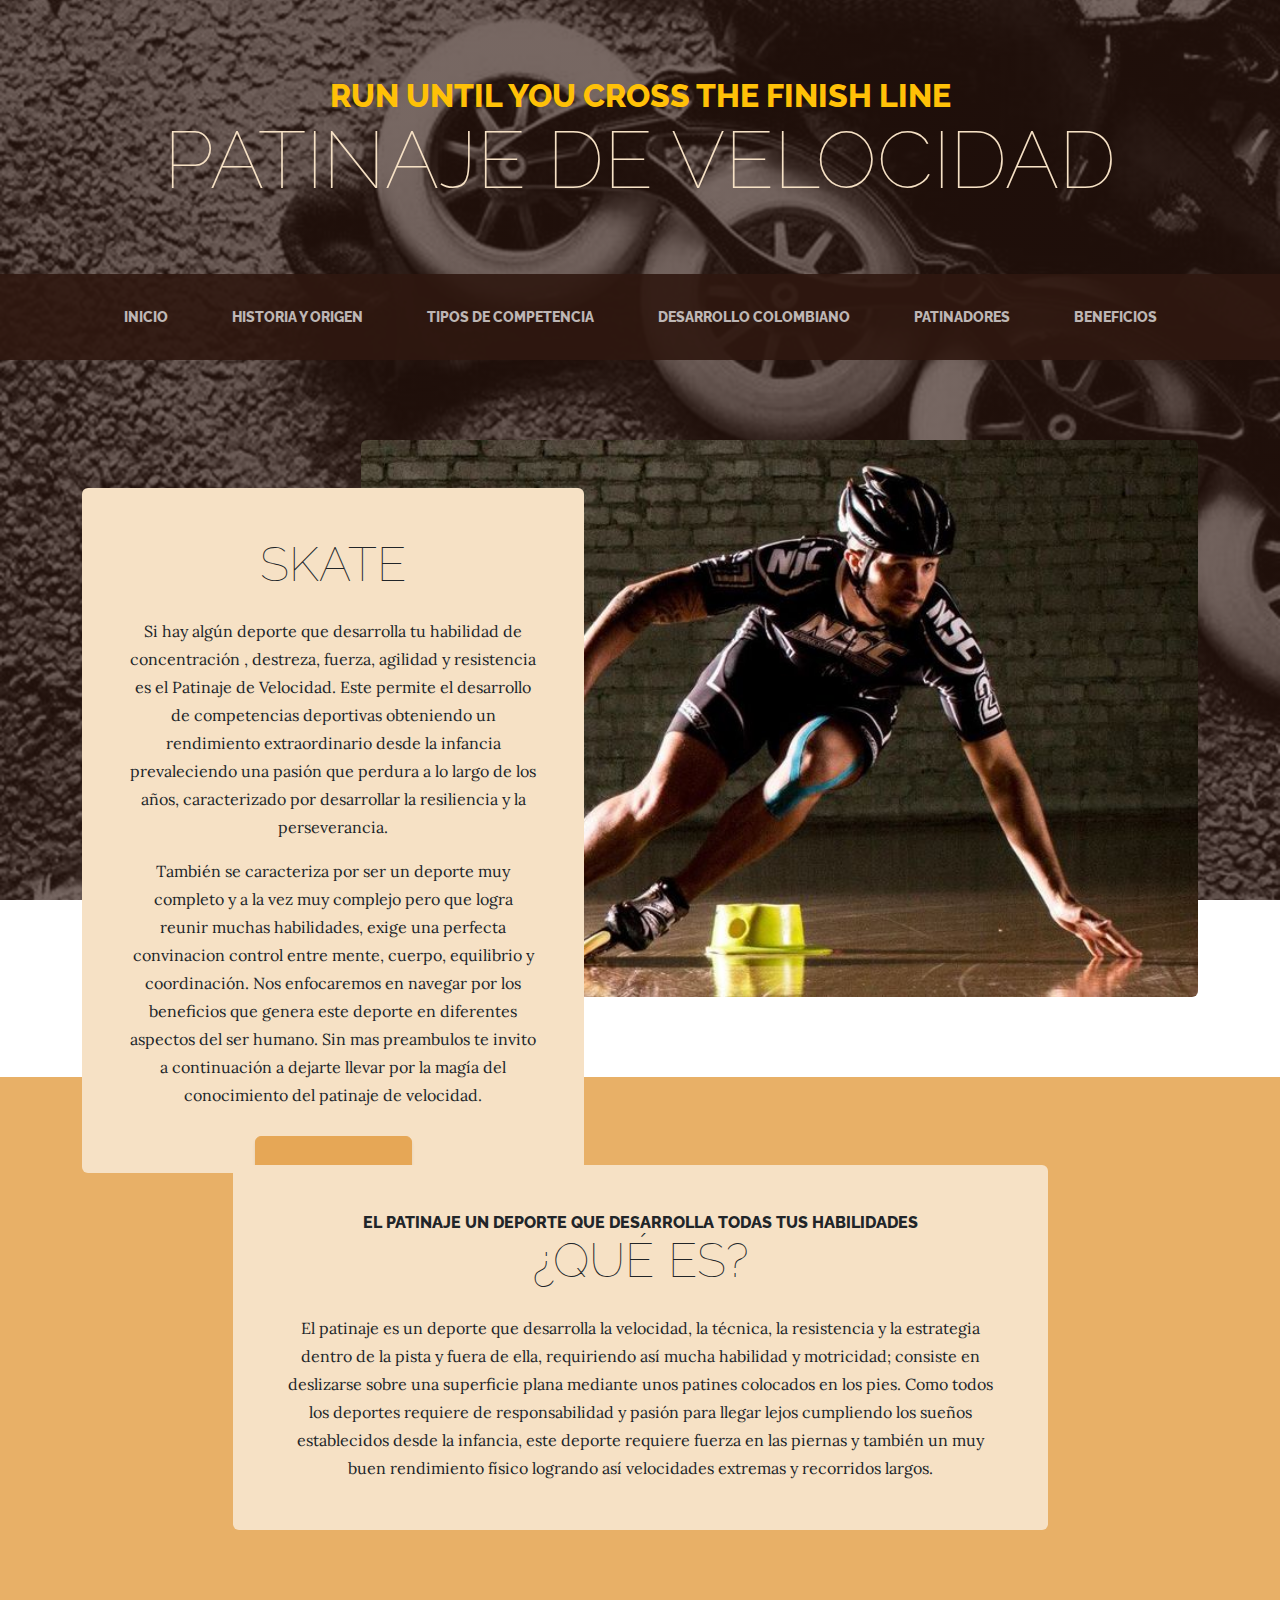
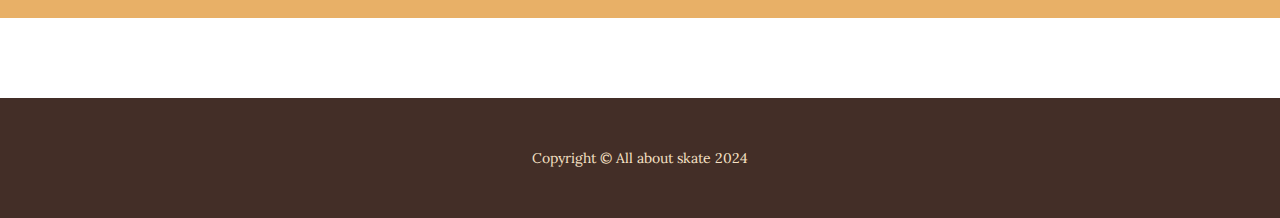
<file: index.html>
<!DOCTYPE html>
<html lang="en">
    <head>
        <meta charset="utf-8" />
        <meta name="viewport" content="width=device-width, initial-scale=1, shrink-to-fit=no" />
        <meta name="description" content="" />
        <meta name="author" content="" />
        <title>All about skate</title>
        <link rel="icon" type="image/x-icon" href="assets/favicon.ico" />
        <!-- Google fonts-->
        <link href="https://fonts.googleapis.com/css?family=Raleway:100,100i,200,200i,300,300i,400,400i,500,500i,600,600i,700,700i,800,800i,900,900i" rel="stylesheet" />
        <link href="https://fonts.googleapis.com/css?family=Lora:400,400i,700,700i" rel="stylesheet" />
        <!-- Core theme CSS (includes Bootstrap)-->
        <link href="css/styles.css" rel="stylesheet" />
    </head>
    <body>
        <header>
            <h1 class="site-heading text-center text-faded d-none d-lg-block">
                <span class="site-heading-upper text-primary mb-3">Run until you cross the finish line</span>
                <span class="site-heading-lower"> Patinaje de Velocidad</span>
            </h1>
        </header>
        <!-- Navigation-->
        <nav class="navbar navbar-expand-lg navbar-dark py-lg-4" id="mainNav">
            <div class="container">
                <a class="navbar-brand text-uppercase fw-bold d-lg-none" href="index.html">Patinaje de Velocidad</a>
                <button class="navbar-toggler" type="button" data-bs-toggle="collapse" data-bs-target="#navbarSupportedContent" aria-controls="navbarSupportedContent" aria-expanded="false" aria-label="Toggle navigation"><span class="navbar-toggler-icon"></span></button>
                <div class="collapse navbar-collapse" id="navbarSupportedContent">
                    <ul class="navbar-nav mx-auto">
                        <li class="nav-item px-lg-4"><a class="nav-link text-uppercase" href="index.html">Inicio</a></li>
                        <li class="nav-item px-lg-4"><a class="nav-link text-uppercase" href="about.html">Historia y Origen</a></li>
                        <li class="nav-item px-lg-4"><a class="nav-link text-uppercase" href="store.html">Tipos de Competencia</a></li>
                        <li class="nav-item px-lg-4"><a class="nav-link text-uppercase" href="dates.html">Desarrollo Colombiano</a></li>
                        <li class="nav-item px-lg-4"><a class="nav-link text-uppercase" href="products.html">Patinadores</a></li>
                        <li class="nav-item px-lg-4"><a class="nav-link text-uppercase" href="Tips.html">Beneficios</a></li>
                    </ul>
                </div>
            </div>
        </nav>
        <section class="page-section clearfix">
            <div class="container">
                <div class="intro">
                    <img class="intro-img img-fluid mb-3 mb-lg-0 rounded" src="assets/img/intro.jpg" alt="..." />
                    <div class="intro-text left-0 text-center bg-faded p-5 rounded">
                        <h2 class="section-heading mb-4">
                            <span class="section-heading-upper"></span>
                            <span class="section-heading-lower">Skate</span>
                        </h2>
                        <p class="mb-3">Si hay algún deporte que desarrolla tu habilidad de concentración , destreza, fuerza, agilidad y 
                            resistencia es <span>el Patinaje de Velocidad</span>. Este permite el desarrollo de competencias deportivas obteniendo un rendimiento extraordinario desde la infancia 
                            prevaleciendo una pasión que perdura a lo largo de los años, caracterizado por desarrollar la 
                            resiliencia y la perseverancia.</p>
                            
                            <p>También se caracteriza por ser un deporte muy completo y a la vez muy complejo pero que logra reunir muchas 
                            habilidades, exige una perfecta convinacion control entre mente, cuerpo, equilibrio y coordinación. Nos enfocaremos en navegar por los beneficios que genera este deporte en 
                            diferentes aspectos del ser humano. Sin mas preambulos te invito a continuación a dejarte llevar por la magía del conocimiento del 
                            patinaje de velocidad.</p>
                        <div class="intro-button mx-auto"><a class="btn btn-primary btn-xl" href="#!">¡Sigue bajando!</a></div>
                    </div>
                </div>
            </div>
        </section>
        <section class="page-section cta">
            <div class="container">
                <div class="row">
                    <div class="col-xl-9 mx-auto">
                        <div class="cta-inner bg-faded text-center rounded">
                            <h2 class="section-heading mb-4">
                                <span class="section-heading-upper">El Patinaje un deporte que desarrolla todas tus habilidades</span>
                                <span class="section-heading-lower">¿Qué es?</span>
                            </h2>
                            <p class="mb-0">El patinaje es un deporte que desarrolla la velocidad, la técnica, la resistencia y la estrategia dentro de la pista y fuera de ella, requiriendo así mucha habilidad y motricidad; consiste en deslizarse sobre una superficie plana mediante unos patines colocados en los pies. Como todos los deportes requiere de responsabilidad y pasión para llegar lejos cumpliendo los sueños establecidos desde la infancia, este deporte requiere fuerza en las piernas y también un muy buen rendimiento físico logrando así velocidades extremas y recorridos largos.</p>
                        </div>
                    </div>
                </div>
            </div>
        </section>
        <footer class="footer text-faded text-center py-5">
            <div class="container"><p class="m-0 small">Copyright &copy; All about skate 2024</p></div>
        </footer>
        <!-- Bootstrap core JS-->
        <script src="https://cdn.jsdelivr.net/npm/bootstrap@5.2.3/dist/js/bootstrap.bundle.min.js"></script>
        <!-- Core theme JS-->
        <script src="js/scripts.js"></script>
    </body>
</html>
</file>
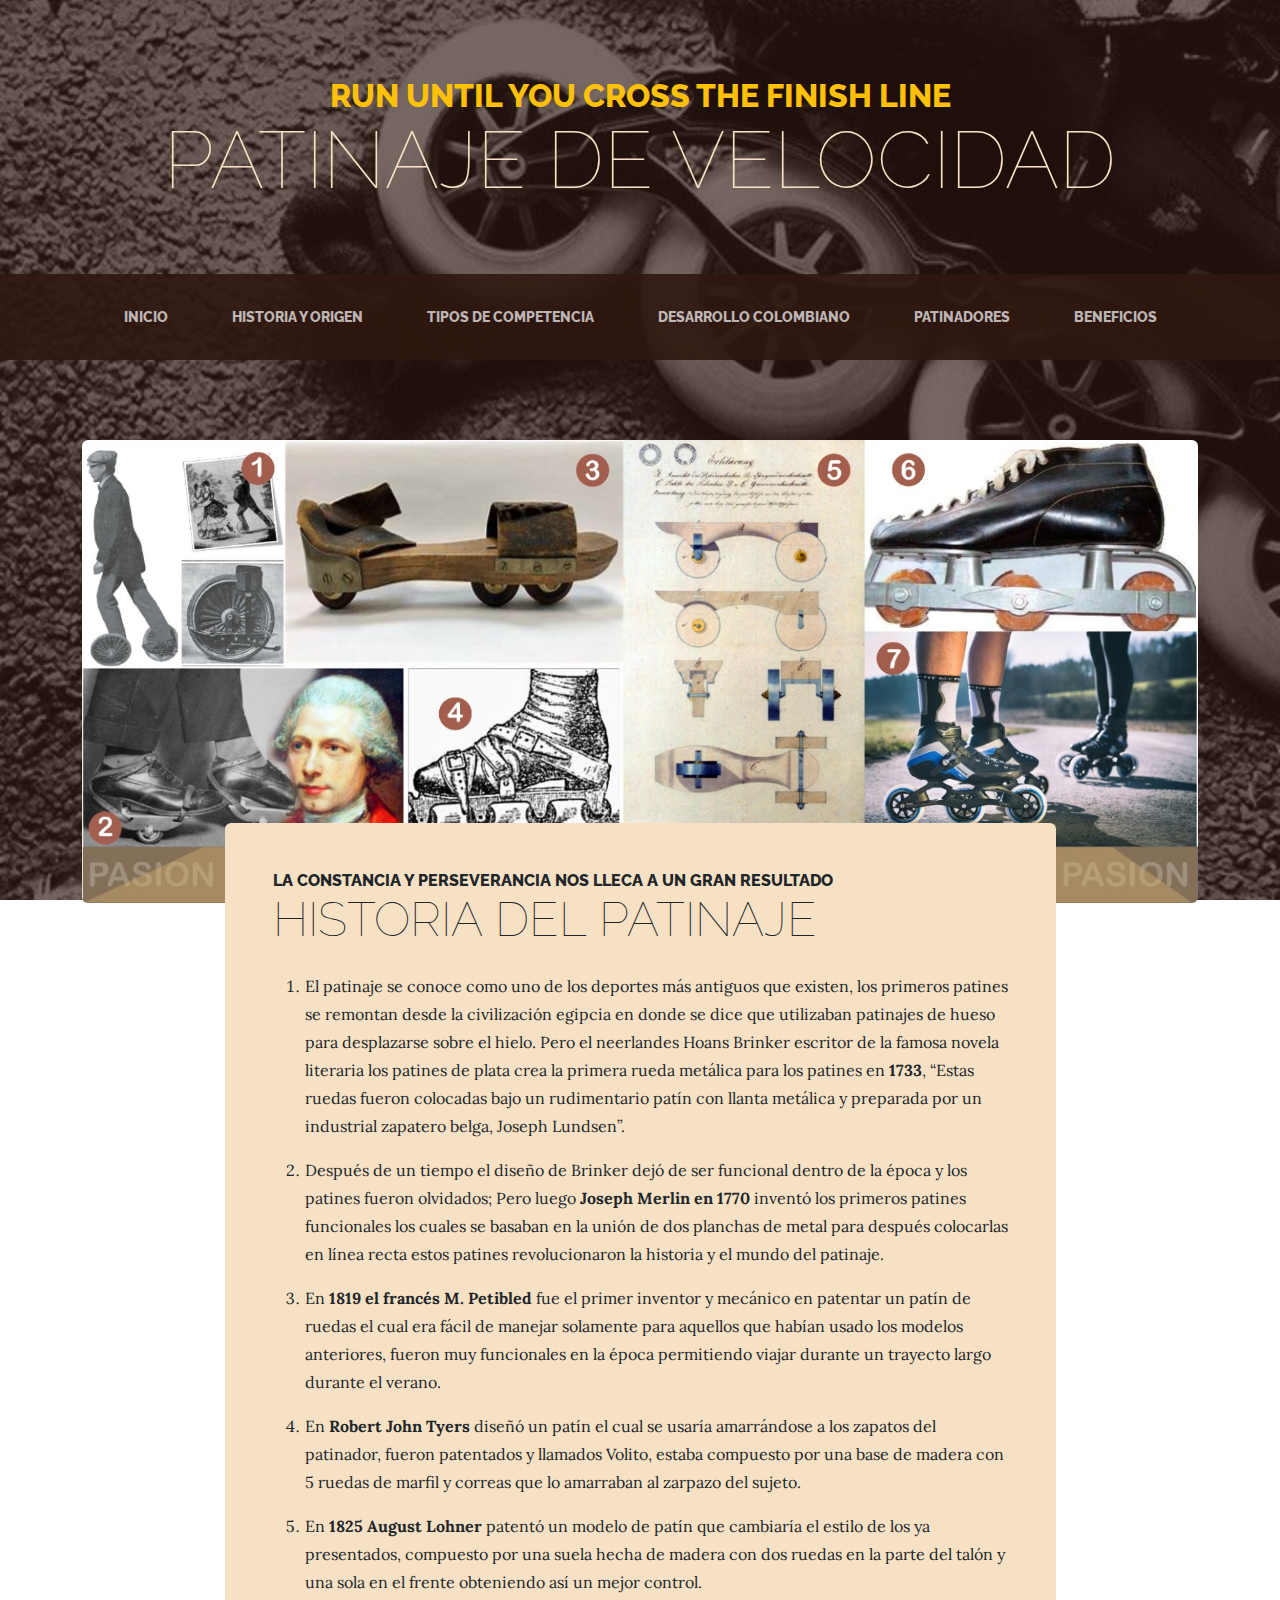
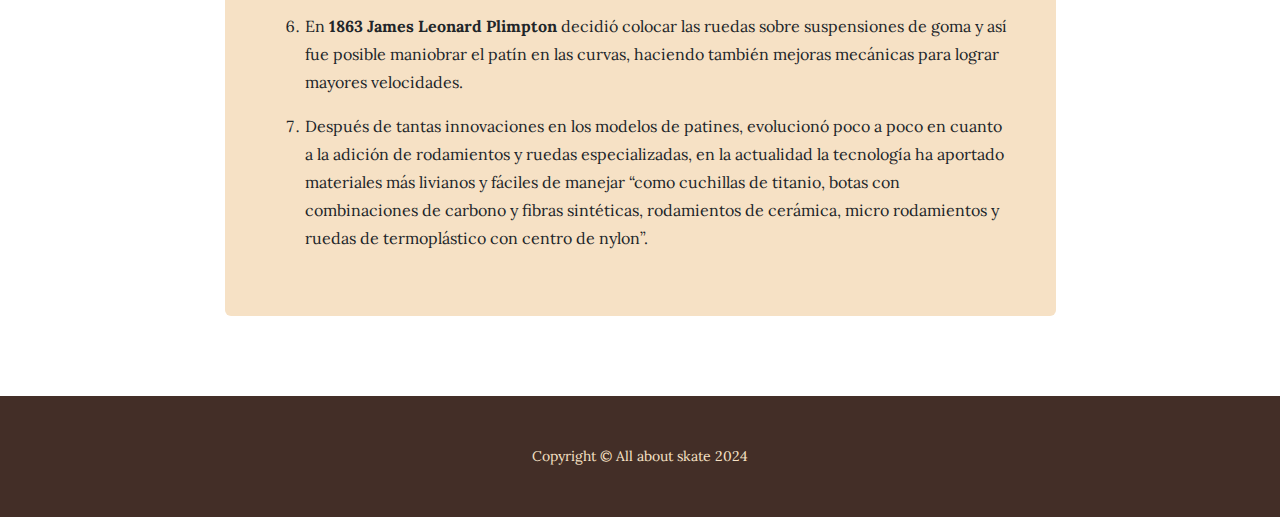
<file: about.html>
<!DOCTYPE html>
<html lang="en">
    <head>
        <meta charset="utf-8" />
        <meta name="viewport" content="width=device-width, initial-scale=1, shrink-to-fit=no" />
        <meta name="description" content="" />
        <meta name="author" content="" />
        <title>All about skate</title>
        <link rel="icon" type="image/x-icon" href="assets/favicon.ico" />
        <!-- Google fonts-->
        <link href="https://fonts.googleapis.com/css?family=Raleway:100,100i,200,200i,300,300i,400,400i,500,500i,600,600i,700,700i,800,800i,900,900i" rel="stylesheet" />
        <link href="https://fonts.googleapis.com/css?family=Lora:400,400i,700,700i" rel="stylesheet" />
        <!-- Core theme CSS (includes Bootstrap)-->
        <link href="css/styles.css" rel="stylesheet" />
    </head>
    <body>
        <header>
            <h1 class="site-heading text-center text-faded d-none d-lg-block">
                <span class="site-heading-upper text-primary mb-3"> run until you cross the finish line </span>
                <span class="site-heading-lower"> Patinaje de Velocidad</span>
            </h1>
        </header>
        <!-- Navigation-->
        <nav class="navbar navbar-expand-lg navbar-dark py-lg-4" id="mainNav">
            <div class="container">
                <a class="navbar-brand text-uppercase fw-bold d-lg-none" href="index.html">Patinaje de Velocidad</a>
                <button class="navbar-toggler" type="button" data-bs-toggle="collapse" data-bs-target="#navbarSupportedContent" aria-controls="navbarSupportedContent" aria-expanded="false" aria-label="Toggle navigation"><span class="navbar-toggler-icon"></span></button>
                <div class="collapse navbar-collapse" id="navbarSupportedContent">
                    <ul class="navbar-nav mx-auto">
                        <li class="nav-item px-lg-4"><a class="nav-link text-uppercase" href="index.html">Inicio</a></li>
                        <li class="nav-item px-lg-4"><a class="nav-link text-uppercase" href="about.html">Historia y Origen</a></li>
                        <li class="nav-item px-lg-4"><a class="nav-link text-uppercase" href="store.html">Tipos de Competencia</a></li>
                        <li class="nav-item px-lg-4"><a class="nav-link text-uppercase" href="dates.html">Desarrollo Colombiano</a></li>
                        <li class="nav-item px-lg-4"><a class="nav-link text-uppercase" href="products.html">Patinadores</a></li>
                        <li class="nav-item px-lg-4"><a class="nav-link text-uppercase" href="Tips.html">Beneficios</a></li>
                    </ul>
                </div>
            </div>
        </nav>
        <section class="page-section about-heading">
            <div class="container">
                <img class="img-fluid rounded about-heading-img mb-3 mb-lg-0" src="assets/img/transform.jpeg" alt="..." />
                <div class="about-heading-content">
                    <div class="row">
                        <div class="col-xl-9 col-lg-10 mx-auto">
                            <div class="bg-faded rounded p-5">
                                <h2 class="section-heading mb-4">
                                    <span class="section-heading-upper">La constancia y perseverancia nos lleca a un gran resultado</span>
                                    <span class="section-heading-lower">Historia del patinaje</span>
                                </h2>
    <ol>
        <li>                    <p>El patinaje se conoce como uno de los deportes más antiguos que existen, los primeros patines se remontan desde la civilización egipcia en donde se dice que utilizaban patinajes de hueso para desplazarse sobre el hielo. Pero el neerlandes Hoans Brinker escritor de la famosa novela literaria los patines de plata crea la primera rueda metálica para los patines en <strong>1733</strong>, “Estas ruedas fueron colocadas bajo un rudimentario patín con llanta metálica y preparada por un industrial zapatero belga, Joseph Lundsen”.</p></li>
        
        <li>                    <p>Después de un tiempo el diseño de Brinker dejó de ser funcional dentro de la época y los patines fueron olvidados; Pero luego <strong>Joseph Merlin en 1770</strong> inventó los primeros patines funcionales los cuales se basaban en la unión de dos planchas de metal para después colocarlas en línea recta estos patines revolucionaron la historia y el mundo del patinaje.</p></li>
                                    
                                     
        <li>                    <p>En <strong>1819 el francés M. Petibled</strong> fue el primer inventor y mecánico en patentar un patín de ruedas el cual era fácil de manejar solamente para aquellos que habían usado los modelos anteriores, fueron muy funcionales en la época permitiendo viajar durante un trayecto largo durante el verano.</p></li>
                                    
        <li>                    <p>En <strong> Robert John Tyers</strong> diseñó un patín el cual se usaría amarrándose a los zapatos del patinador, fueron patentados y llamados Volito, estaba compuesto por una base de madera con 5 ruedas de marfil y correas que lo amarraban al zarpazo del sujeto.</p></li>
                                    
        <li>                    <p>En <strong>1825 August Lohner</strong> patentó un modelo de patín que cambiaría el estilo de los ya presentados, compuesto por una suela hecha de madera con dos ruedas en la parte del talón y una sola en el frente obteniendo así un mejor control.</p></li>
                                    
        <li>                    <p>En <strong>1863 James Leonard Plimpton</strong> decidió colocar las ruedas sobre suspensiones de goma y así fue posible maniobrar el patín en las curvas, haciendo también mejoras mecánicas para lograr mayores velocidades.</p></li>
                                     
        <li>                     <p>Después de tantas innovaciones en los modelos de patines, evolucionó poco a poco en cuanto a la adición de rodamientos y ruedas especializadas, en la actualidad la tecnología ha aportado materiales más livianos y fáciles de manejar “como cuchillas de titanio, botas con combinaciones de carbono y fibras sintéticas, rodamientos de cerámica, micro rodamientos y ruedas de termoplástico con centro de nylon”. </p></li>
    </ol>  
                                <p class="mb-0">

                                    <em> </em>
                                    
                                </p>
                            </div>
                        </div>
                    </div>
                </div>
            </div>
        </section>
        <footer class="footer text-faded text-center py-5">
            <div class="container"><p class="m-0 small">Copyright &copy; All about skate 2024</p></div>
        </footer>
        <!-- Bootstrap core JS-->
        <script src="https://cdn.jsdelivr.net/npm/bootstrap@5.2.3/dist/js/bootstrap.bundle.min.js"></script>
        <!-- Core theme JS-->
        <script src="js/scripts.js"></script>
    </body>
</html>
</file>
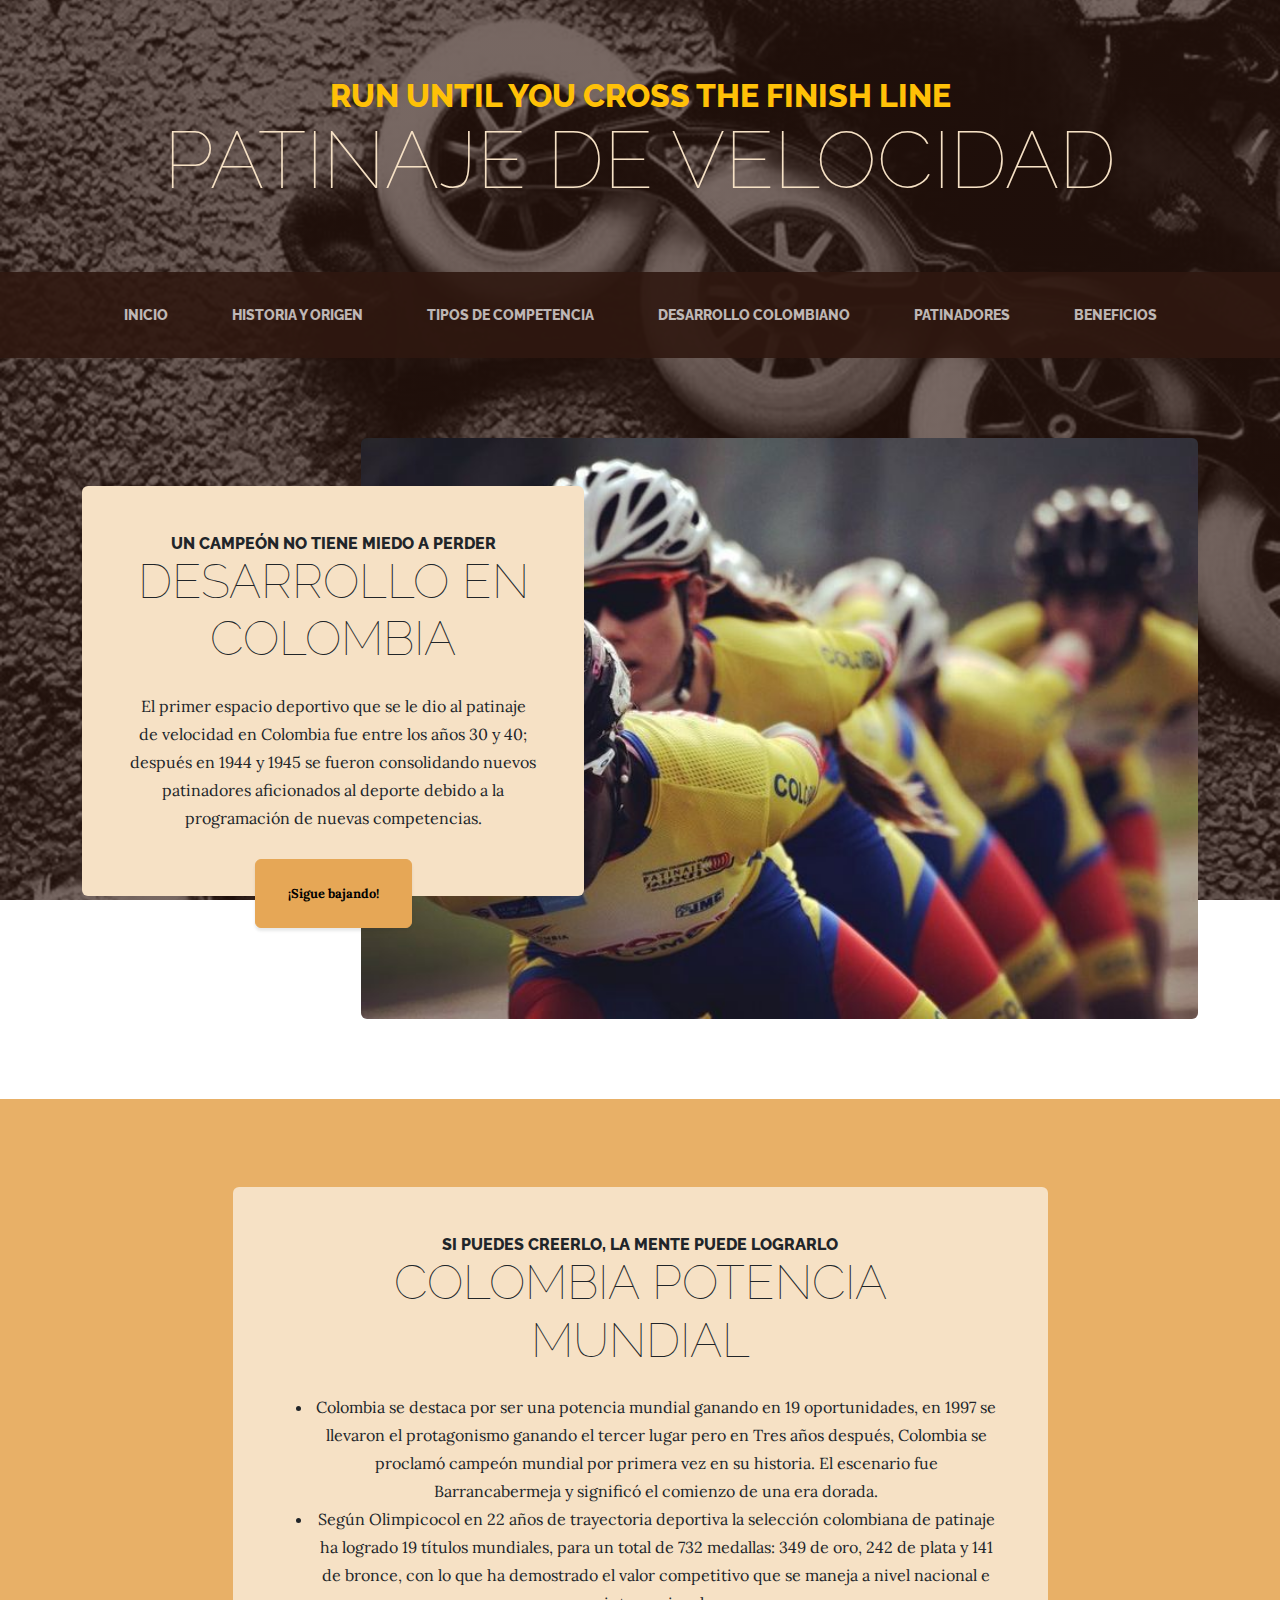
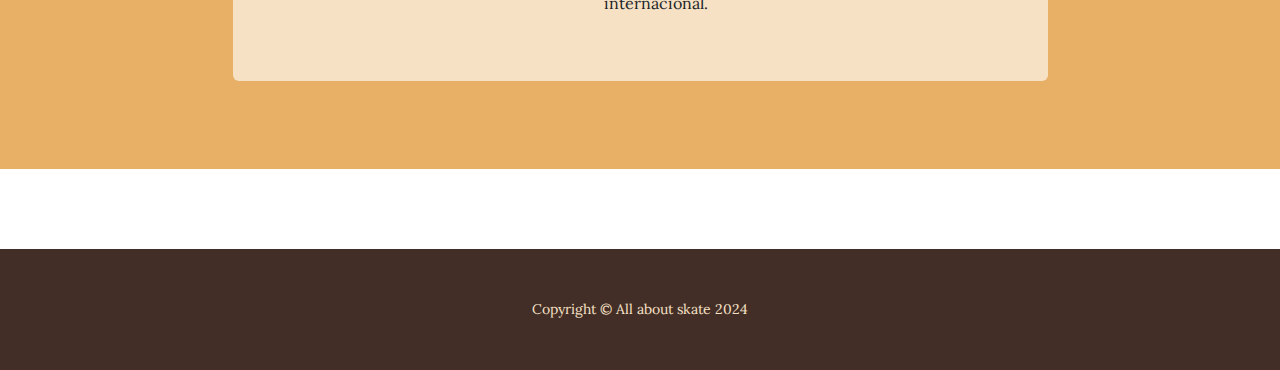
<file: dates.html>
<html>
<head>
        <meta charset="utf-8" />
        <meta name="viewport" content="width=device-width, initial-scale=1, shrink-to-fit=no" />
        <meta name="description" content="" />
        <meta name="author" content="" />
        <title>All about skate</title>
        <link rel="icon" type="image/x-icon" href="assets/favicon.ico" />
        <!-- Google fonts-->
        <link href="https://fonts.googleapis.com/css?family=Raleway:100,100i,200,200i,300,300i,400,400i,500,500i,600,600i,700,700i,800,800i,900,900i" rel="stylesheet" />
        <link href="https://fonts.googleapis.com/css?family=Lora:400,400i,700,700i" rel="stylesheet" />
        <!-- Core theme CSS (includes Bootstrap)-->
        <link href="css/styles.css" rel="stylesheet" />
    </head>
    <body>
        <header>
            <h1 class="site-heading text-center text-faded d-none d-lg-block">
                <span class="site-heading-upper text-primary mb-3">Run until you cross the finish line</span>
                <span class="site-heading-lower"> Patinaje de Velocidad</span>
            </h1>
        </header>
        <!-- Navigation-->
        <nav class="navbar navbar-expand-lg navbar-dark py-lg-4" id="mainNav">
            <div class="container">
                <a class="navbar-brand text-uppercase fw-bold d-lg-none" href="index.html">Patinaje de Velocidad</a>
                <button class="navbar-toggler" type="button" data-bs-toggle="collapse" data-bs-target="#navbarSupportedContent" aria-controls="navbarSupportedContent" aria-expanded="false" aria-label="Toggle navigation"><span class="navbar-toggler-icon"></span></button>
                <div class="collapse navbar-collapse" id="navbarSupportedContent">
                    <ul class="navbar-nav mx-auto">
                        <li class="nav-item px-lg-4"><a class="nav-link text-uppercase" href="index.html">Inicio</a></li>
                        <li class="nav-item px-lg-4"><a class="nav-link text-uppercase" href="about.html">Historia y Origen</a></li>
                        <li class="nav-item px-lg-4"><a class="nav-link text-uppercase" href="store.html">Tipos de Competencia</a></li>
                        <li class="nav-item px-lg-4"><a class="nav-link text-uppercase" href="dates.html">Desarrollo Colombiano</a></li>
                        <li class="nav-item px-lg-4"><a class="nav-link text-uppercase" href="products.html">Patinadores</a></li>
                        <li class="nav-item px-lg-4"><a class="nav-link text-uppercase" href="Tips.html">Beneficios</a></li>
                    </ul>
                </div>
            </div>
        </nav>
        <section class="page-section clearfix">
            <div class="container">
                <div class="intro">
                    <img class="intro-img img-fluid mb-3 mb-lg-0 rounded" src="assets/img/Colom.jpg" alt="..." />
                    <div class="intro-text left-0 text-center bg-faded p-5 rounded">
                        <h2 class="section-heading mb-4">
                            <span class="section-heading-upper">Un campeón no tiene miedo a perder</span>
                            <span class="section-heading-lower">Desarrollo en Colombia</span>
                        </h2>
                        <p class="mb-3">El primer espacio deportivo que se le dio al patinaje de velocidad en Colombia fue entre los años 30 y 40; después en 1944 y 1945 se fueron consolidando nuevos patinadores aficionados al deporte debido a la programación de nuevas competencias.</p>
                        <div class="intro-button mx-auto"><a class="btn btn-primary btn-xl" href="#!">¡Sigue bajando!</a></div>
                    </div>
                </div>
            </div>
        </section>
        <section class="page-section cta">
            <div class="container">
                <div class="row">
                    <div class="col-xl-9 mx-auto">
                        <div class="cta-inner bg-faded text-center rounded">
                            <h2 class="section-heading mb-4">
                                <span class="section-heading-upper">Si puedes creerlo, la mente puede lograrlo</span>
                                <span class="section-heading-lower">Colombia potencia mundial</span>
                            </h2>
                            <ul>
                            <li><p class="mb-0">Colombia se destaca por ser una potencia mundial ganando en 19 oportunidades, en 1997 se llevaron el protagonismo ganando el tercer lugar pero en Tres años después, Colombia se proclamó campeón mundial por primera vez en su historia. El escenario fue Barrancabermeja y significó el comienzo de una era dorada.</p></li>

                            <li><p>Según Olimpicocol en 22 años de trayectoria deportiva la selección colombiana de patinaje ha logrado 19 títulos mundiales, para un total de 732 medallas: 349 de oro, 242 de plata y 141 de bronce, con lo que ha demostrado el valor competitivo que se maneja a nivel nacional e internacional.</p></li>
                            </ul>
                        </div>
                    </div>
                </div>
            </div>
        </section>
        <footer class="footer text-faded text-center py-5">
            <div class="container"><p class="m-0 small">Copyright &copy; All about skate 2024</p></div>
        </footer>
        <!-- Bootstrap core JS-->
        <script src="https://cdn.jsdelivr.net/npm/bootstrap@5.2.3/dist/js/bootstrap.bundle.min.js"></script>
        <!-- Core theme JS-->
        <script src="js/scripts.js"></script>
    </body>
</html>
</file>
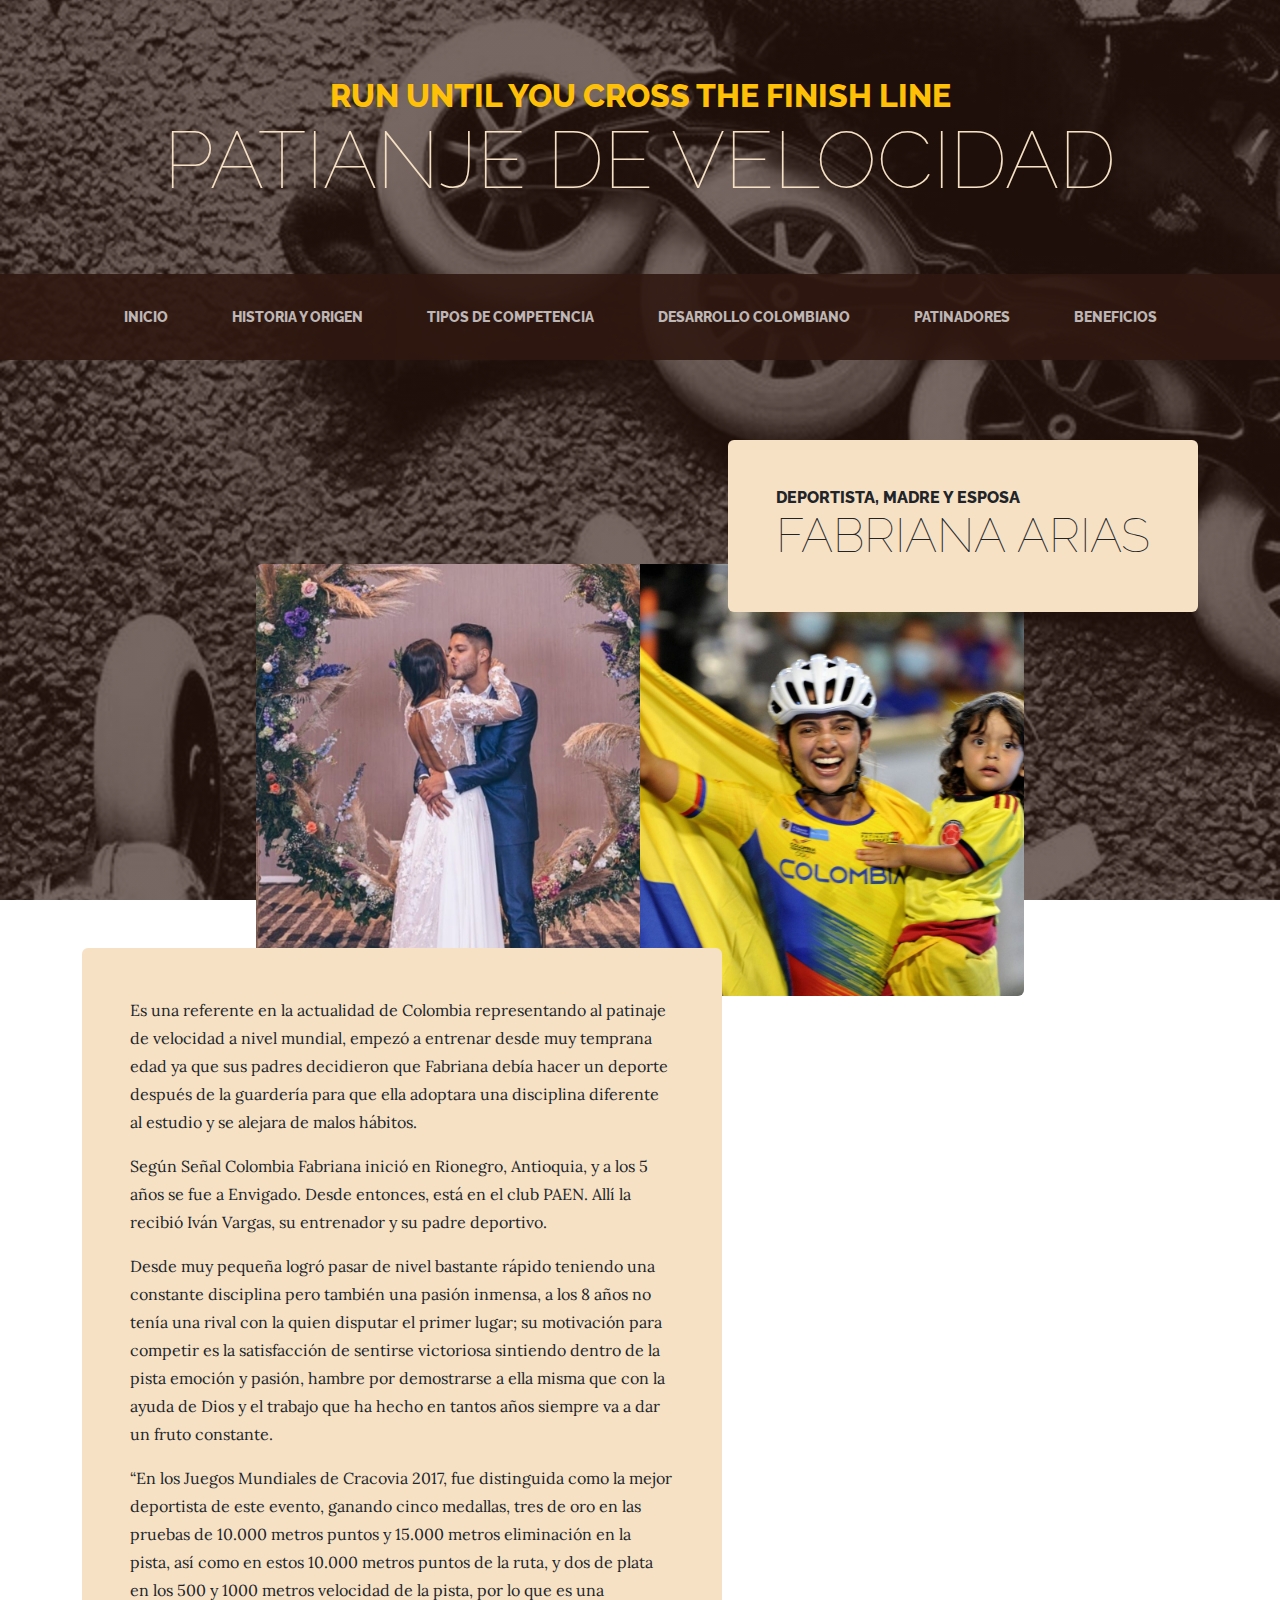
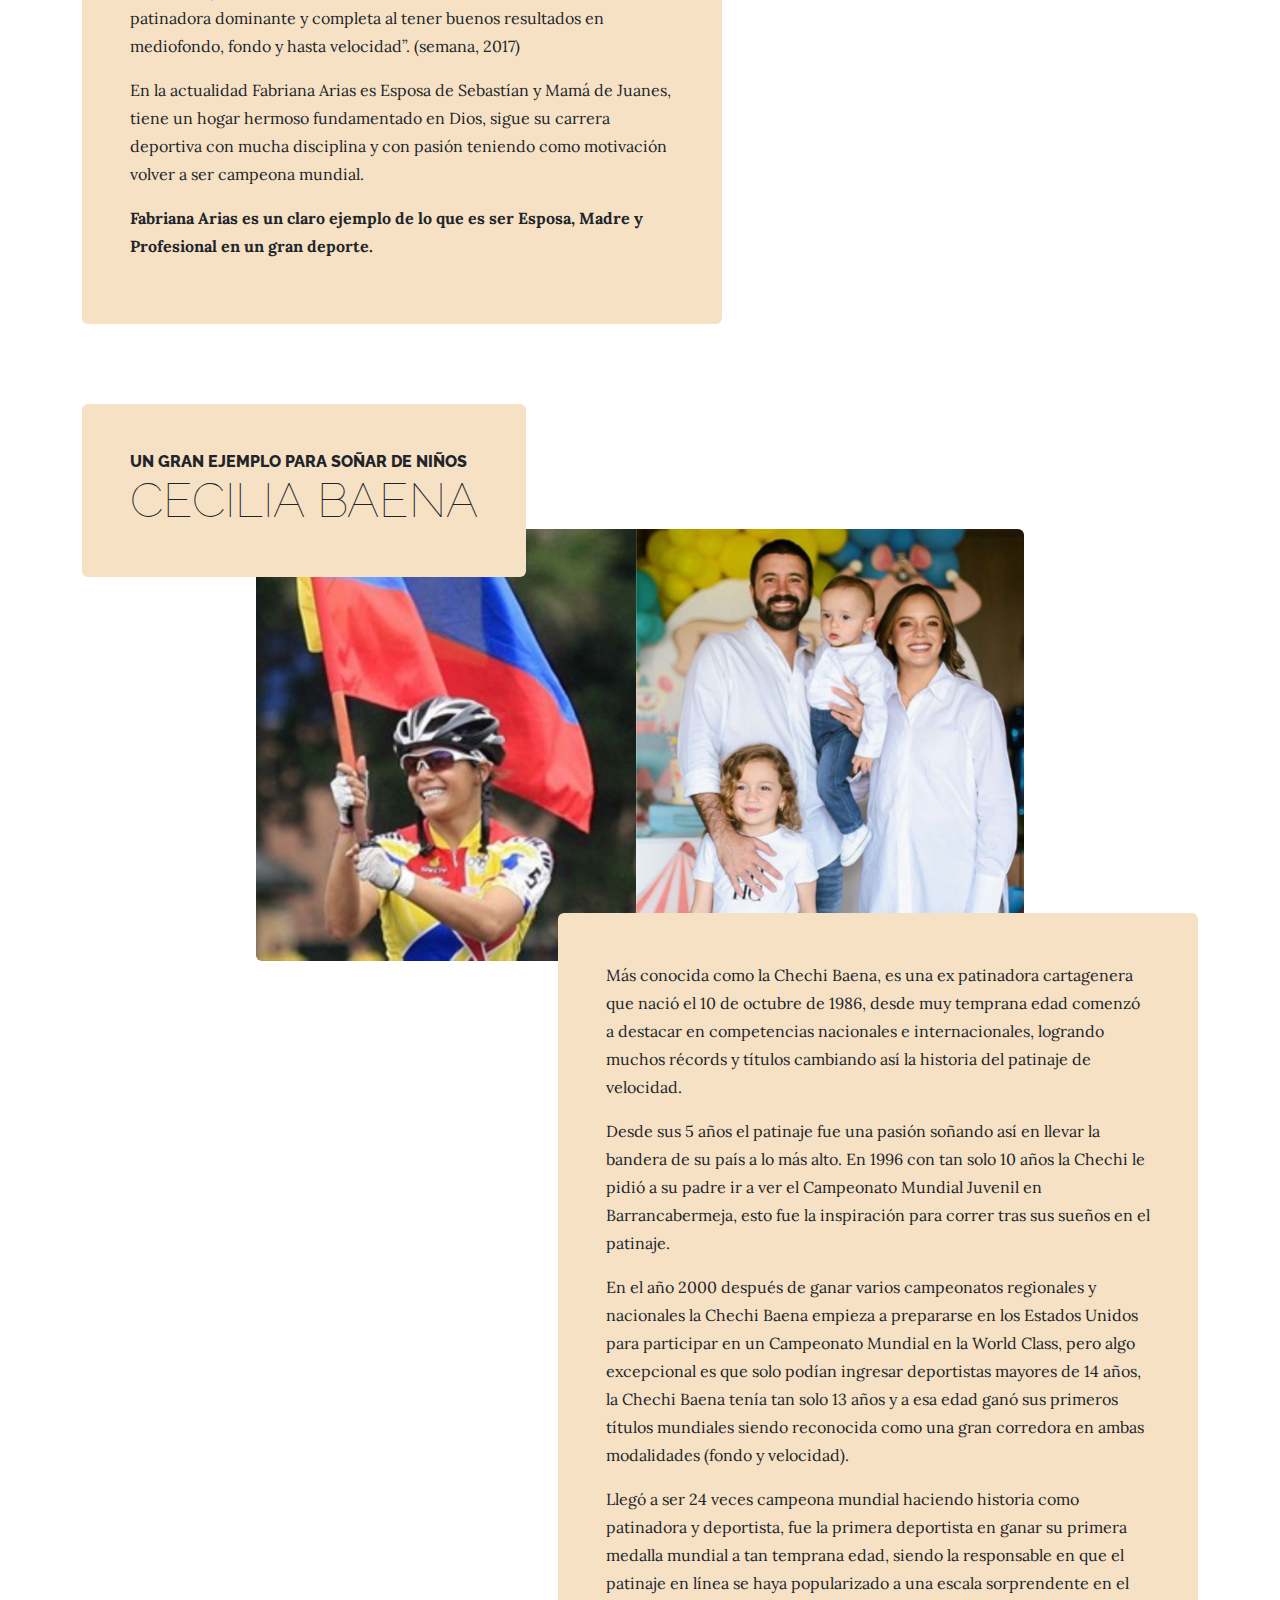
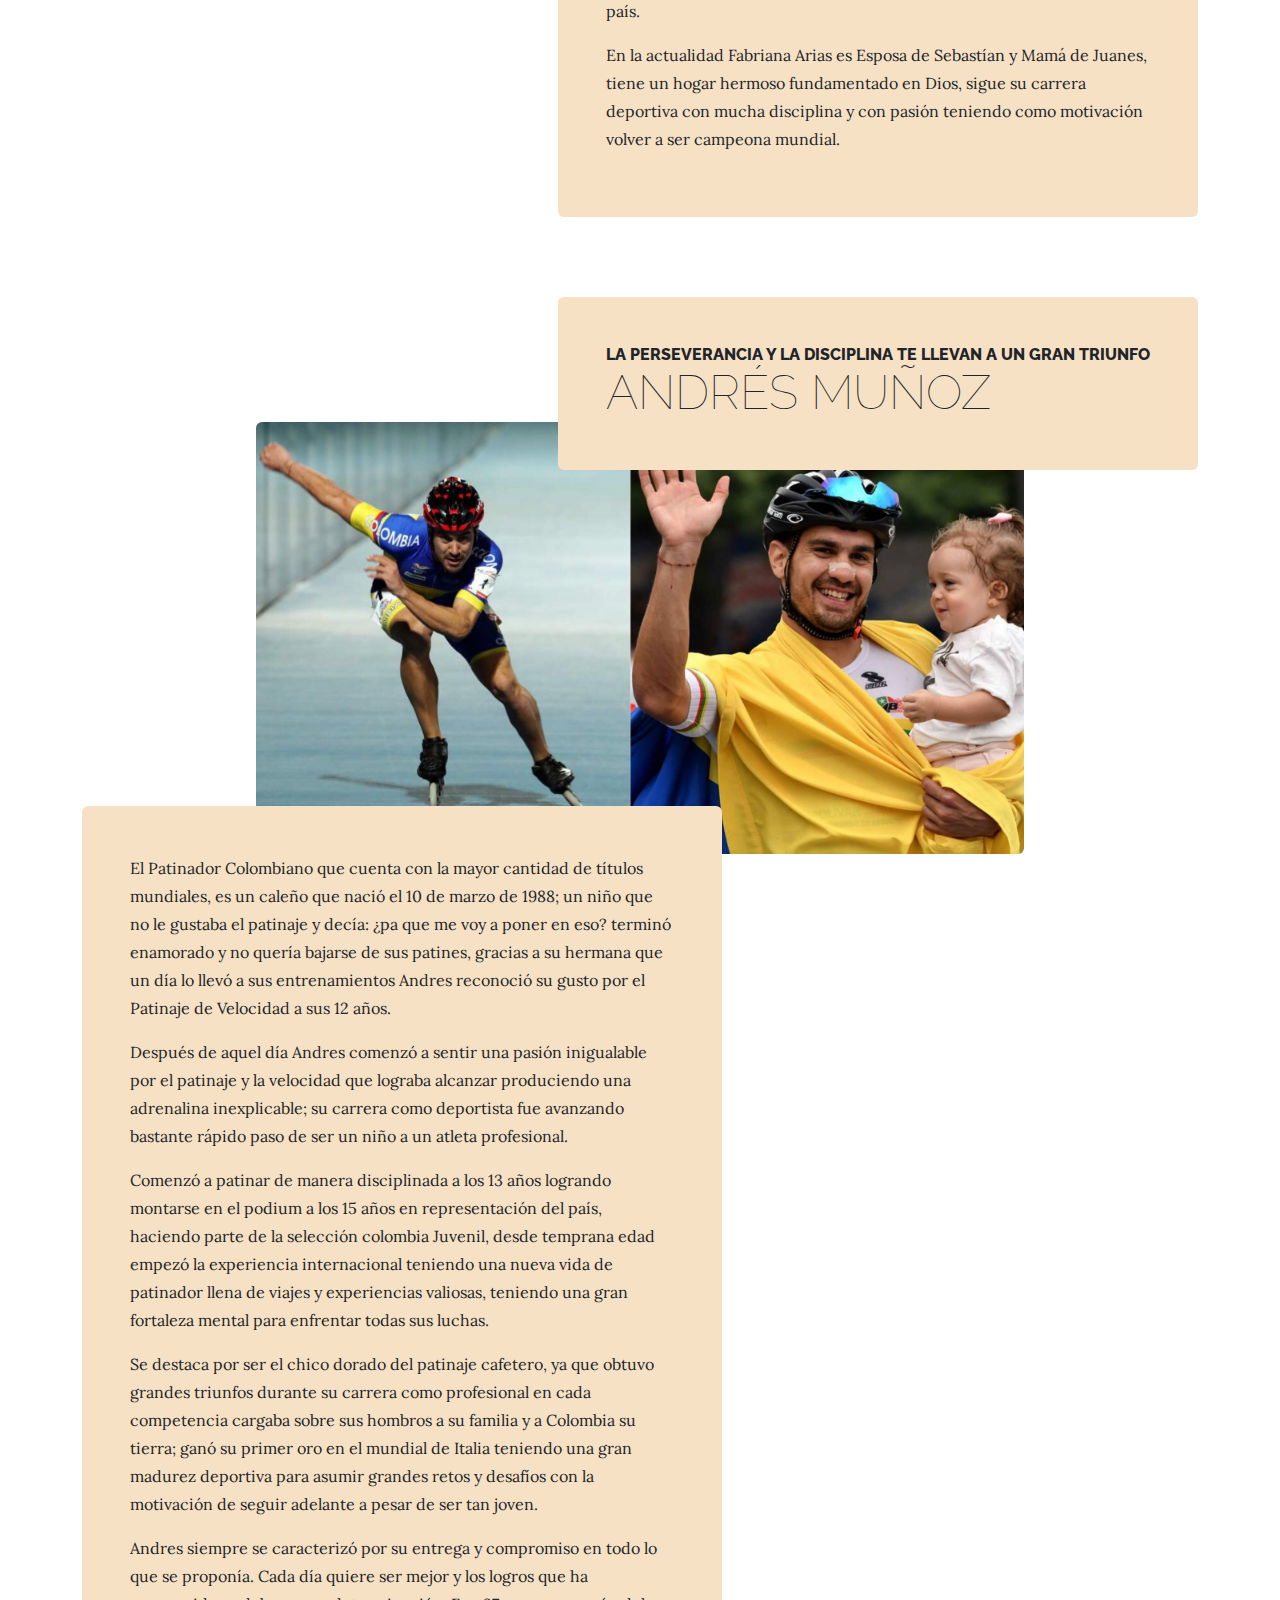
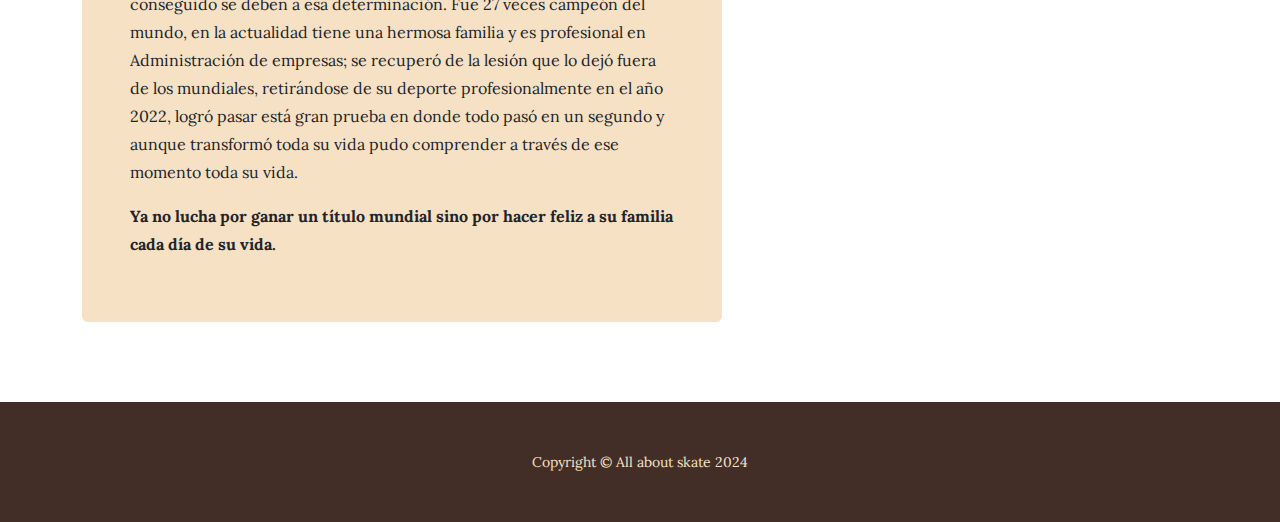
<file: products.html>
<!DOCTYPE html>
<html lang="en">
    <head>
        <meta charset="utf-8" />
        <meta name="viewport" content="width=device-width, initial-scale=1, shrink-to-fit=no" />
        <meta name="description" content="" />
        <meta name="author" content="" />
        <title>All about skate</title>
        <link rel="icon" type="image/x-icon" href="assets/favicon.ico" />
        <!-- Google fonts-->
        <link href="https://fonts.googleapis.com/css?family=Raleway:100,100i,200,200i,300,300i,400,400i,500,500i,600,600i,700,700i,800,800i,900,900i" rel="stylesheet" />
        <link href="https://fonts.googleapis.com/css?family=Lora:400,400i,700,700i" rel="stylesheet" />
        <!-- Core theme CSS (includes Bootstrap)-->
        <link href="css/styles.css" rel="stylesheet" />
    </head>
    <body>
        <header>
            <h1 class="site-heading text-center text-faded d-none d-lg-block">
                <span class="site-heading-upper text-primary mb-3">Run until you cross the finish line</span>
                <span class="site-heading-lower">Patianje de Velocidad</span>
            </h1>
        </header>
        <!-- Navigation-->
        <nav class="navbar navbar-expand-lg navbar-dark py-lg-4" id="mainNav">
            <div class="container">
                <a class="navbar-brand text-uppercase fw-bold d-lg-none" href="index.html">Patinaje de Velocidad</a>
                <button class="navbar-toggler" type="button" data-bs-toggle="collapse" data-bs-target="#navbarSupportedContent" aria-controls="navbarSupportedContent" aria-expanded="false" aria-label="Toggle navigation"><span class="navbar-toggler-icon"></span></button>
                <div class="collapse navbar-collapse" id="navbarSupportedContent">
                    <ul class="navbar-nav mx-auto">
                        <li class="nav-item px-lg-4"><a class="nav-link text-uppercase" href="index.html">Inicio</a></li>
                        <li class="nav-item px-lg-4"><a class="nav-link text-uppercase" href="about.html">Historia y Origen</a></li>
                        <li class="nav-item px-lg-4"><a class="nav-link text-uppercase" href="store.html">Tipos de Competencia</a></li>
                        <li class="nav-item px-lg-4"><a class="nav-link text-uppercase" href="dates.html">Desarrollo Colombiano</a></li>
                        <li class="nav-item px-lg-4"><a class="nav-link text-uppercase" href="products.html">Patinadores</a></li>
                        <li class="nav-item px-lg-4"><a class="nav-link text-uppercase" href="Tips.html">Beneficios</a></li>
                    </ul>
                </div>
            </div>
        </nav>
        <section class="page-section">
            <div class="container">
                <div class="product-item">
                    <div class="product-item-title d-flex">
                        <div class="bg-faded p-5 d-flex ms-auto rounded">
                            <h2 class="section-heading mb-0">
                                <span class="section-heading-upper">Deportista, madre y esposa</span>
                                <span class="section-heading-lower">Fabriana Arias</span>
                            </h2>
                        </div>
                    </div>
                    <img class="product-item-img mx-auto d-flex rounded img-fluid mb-3 mb-lg-0" src="assets/img/products-01.jpg" alt="..." />
                    <div class="product-item-description d-flex me-auto">
                        <div class="bg-faded p-5 rounded"><p>Es una referente en la actualidad de Colombia representando al patinaje de velocidad a nivel mundial, empezó a entrenar desde muy temprana edad ya que sus padres decidieron que Fabriana debía hacer un deporte después de la guardería para que ella adoptara una disciplina diferente al estudio y se alejara de malos hábitos.</p>
                            
                            <p>Según Señal Colombia Fabriana inició en Rionegro, Antioquia, y a los 5 años se fue a Envigado. Desde entonces, está en el club PAEN. Allí la recibió Iván Vargas, su entrenador y su padre deportivo.</p>
                            
                            <p>Desde muy pequeña logró pasar de nivel bastante rápido teniendo una constante disciplina pero también una pasión inmensa, a los 8 años no tenía una rival con la quien disputar el primer lugar; su motivación para competir es la satisfacción de sentirse victoriosa sintiendo dentro de la pista emoción y pasión, hambre por demostrarse a ella misma que con la ayuda de Dios y el trabajo que ha hecho en tantos años siempre va a dar un fruto constante.</p>
                            
                            <p>“En los Juegos Mundiales de Cracovia 2017, fue distinguida como la mejor deportista de este evento, ganando cinco medallas, tres de oro en las pruebas de 10.000 metros puntos y 15.000 metros eliminación en la pista, así como en estos 10.000 metros puntos de la ruta, y dos de plata en los 500 y 1000 metros velocidad de la pista, por lo que es una patinadora dominante y completa al tener buenos resultados en mediofondo, fondo y hasta velocidad”. (semana, 2017)</p>
                            
                            <p>En la actualidad Fabriana Arias es Esposa de Sebastían y Mamá de Juanes, tiene un hogar hermoso fundamentado en Dios, sigue su carrera deportiva con mucha disciplina y con pasión teniendo como motivación volver a ser campeona mundial.</p>
                            <p><strong>Fabriana Arias es un claro ejemplo de lo que es ser Esposa, Madre y Profesional en un gran deporte.</strong></p>
                        </div>
                </div>
                </div>
            </div>
        </section>
        <section class="page-section">
            <div class="container">
                <div class="product-item">
                    <div class="product-item-title d-flex">
                        <div class="bg-faded p-5 d-flex me-auto rounded">
                            <h2 class="section-heading mb-0">
                                <span class="section-heading-upper">Un gran ejemplo para soñar de niños</span>
                                <span class="section-heading-lower">Cecilia Baena</span>
                            </h2>
                        </div>
                    </div>
                    <img class="product-item-img mx-auto d-flex rounded img-fluid mb-3 mb-lg-0" src="assets/img/products-02.jpg" alt="..." />
                    <div class="product-item-description d-flex ms-auto">
                        <div class="bg-faded p-5 rounded"><p >Más conocida como la Chechi Baena, es una ex patinadora cartagenera que nació el 10 de octubre de 1986, desde muy temprana edad comenzó a destacar en competencias nacionales e internacionales, logrando muchos récords y títulos cambiando así la historia del patinaje de velocidad.</p>
                        <p>Desde sus 5 años el patinaje fue una pasión soñando así en llevar la bandera de su país a lo más alto. En 1996 con tan solo 10 años la Chechi le pidió a su padre ir a ver el Campeonato Mundial Juvenil en Barrancabermeja, esto fue la inspiración para correr tras sus sueños en el patinaje.</p>
                            
                        <p>En el año 2000 después de ganar varios campeonatos regionales y nacionales la Chechi Baena empieza a prepararse en los Estados Unidos para participar en un Campeonato Mundial en la World Class, pero algo excepcional es que solo podían ingresar deportistas mayores de 14 años, la Chechi Baena tenía tan solo 13 años y a esa edad ganó sus primeros títulos mundiales siendo reconocida como una gran corredora en ambas modalidades (fondo y velocidad).</p>
                            
                        <p>Llegó a ser 24 veces campeona mundial haciendo historia como patinadora y deportista, fue la primera deportista en ganar su primera medalla mundial a tan temprana edad, siendo la responsable en que el patinaje en línea se haya popularizado a una escala sorprendente en el país.</p>
                            
                        <p>En la actualidad Fabriana Arias es Esposa de Sebastían y Mamá de Juanes, tiene un hogar hermoso fundamentado en Dios, sigue su carrera deportiva con mucha disciplina y con pasión teniendo como motivación volver a ser campeona mundial.</p>
                    </div>
                    </div>
                </div>
            </div>
        </section>
        <section class="page-section">
            <div class="container">
                <div class="product-item">
                    <div class="product-item-title d-flex">
                        <div class="bg-faded p-5 d-flex ms-auto rounded">
                            <h2 class="section-heading mb-0">
                                <span class="section-heading-upper">La perseverancia y la disciplina te llevan a un gran triunfo</span>
                                <span class="section-heading-lower">Andrés Muñoz</span>
                            </h2>
                        </div>
                    </div>
                    <img class="product-item-img mx-auto d-flex rounded img-fluid mb-3 mb-lg-0" src="assets/img/products-03.jpg" alt="..." />
                    <div class="product-item-description d-flex me-auto">
                        <div class="bg-faded p-5 rounded"><p>El Patinador Colombiano que cuenta con la mayor cantidad de títulos mundiales, es un caleño que nació el 10 de marzo de 1988; un niño que no le gustaba el patinaje y decía: ¿pa que me voy a poner en eso? terminó enamorado y no quería bajarse de sus patines, gracias a su hermana que un día lo llevó a sus entrenamientos Andres reconoció su gusto por el Patinaje de Velocidad a sus 12 años. 
                        </p>
                        <p>Después de aquel día Andres comenzó a sentir una pasión inigualable por el patinaje y la velocidad que lograba alcanzar produciendo una adrenalina inexplicable; su carrera como deportista fue avanzando bastante rápido paso de ser un niño a un atleta profesional. 
                        </p>
                            
                        <p>Comenzó a patinar de manera disciplinada a los 13 años logrando montarse en el podium a los 15 años en representación del país, haciendo parte de la selección colombia Juvenil, desde temprana edad empezó la experiencia internacional teniendo una nueva vida de patinador llena de viajes y experiencias valiosas, teniendo una gran fortaleza mental para enfrentar todas sus luchas.
                        </p>
                            
                        <p>Se destaca por ser el chico dorado del patinaje cafetero, ya que obtuvo grandes triunfos durante su carrera como profesional en cada competencia cargaba sobre sus hombros a su familia y a Colombia su tierra; ganó su primer oro en el mundial de Italia teniendo una gran madurez deportiva para asumir grandes retos y desafíos  con la motivación de seguir adelante a pesar de ser tan joven.
                        </p>
                            
                        <p>Andres siempre se caracterizó por su entrega y compromiso en todo lo que se proponía. Cada día quiere ser mejor y los logros que ha conseguido se deben a esa determinación.  Fue 27 veces campeón del mundo, en la actualidad tiene una hermosa familia y es profesional en Administración de empresas; se recuperó de la lesión que lo dejó fuera de los mundiales, retirándose de su deporte profesionalmente en el año 2022, logró pasar está gran prueba en donde todo pasó en un segundo y aunque transformó toda su vida pudo comprender a través de ese momento toda su vida. 
 
                        </p>
                        <p><strong>Ya no lucha por ganar un título mundial sino por hacer feliz a su familia cada día de su vida.</strong> </p>
                        </div>
                    </div>
                </div>
            </div>
        </section>
        <footer class="footer text-faded text-center py-5">
            <div class="container"><p class="m-0 small">Copyright &copy; All about skate 2024</p></div>
        </footer>
        <!-- Bootstrap core JS-->
        <script src="https://cdn.jsdelivr.net/npm/bootstrap@5.2.3/dist/js/bootstrap.bundle.min.js"></script>
        <!-- Core theme JS-->
        <script src="js/scripts.js"></script>
    </body>
</html>
</file>
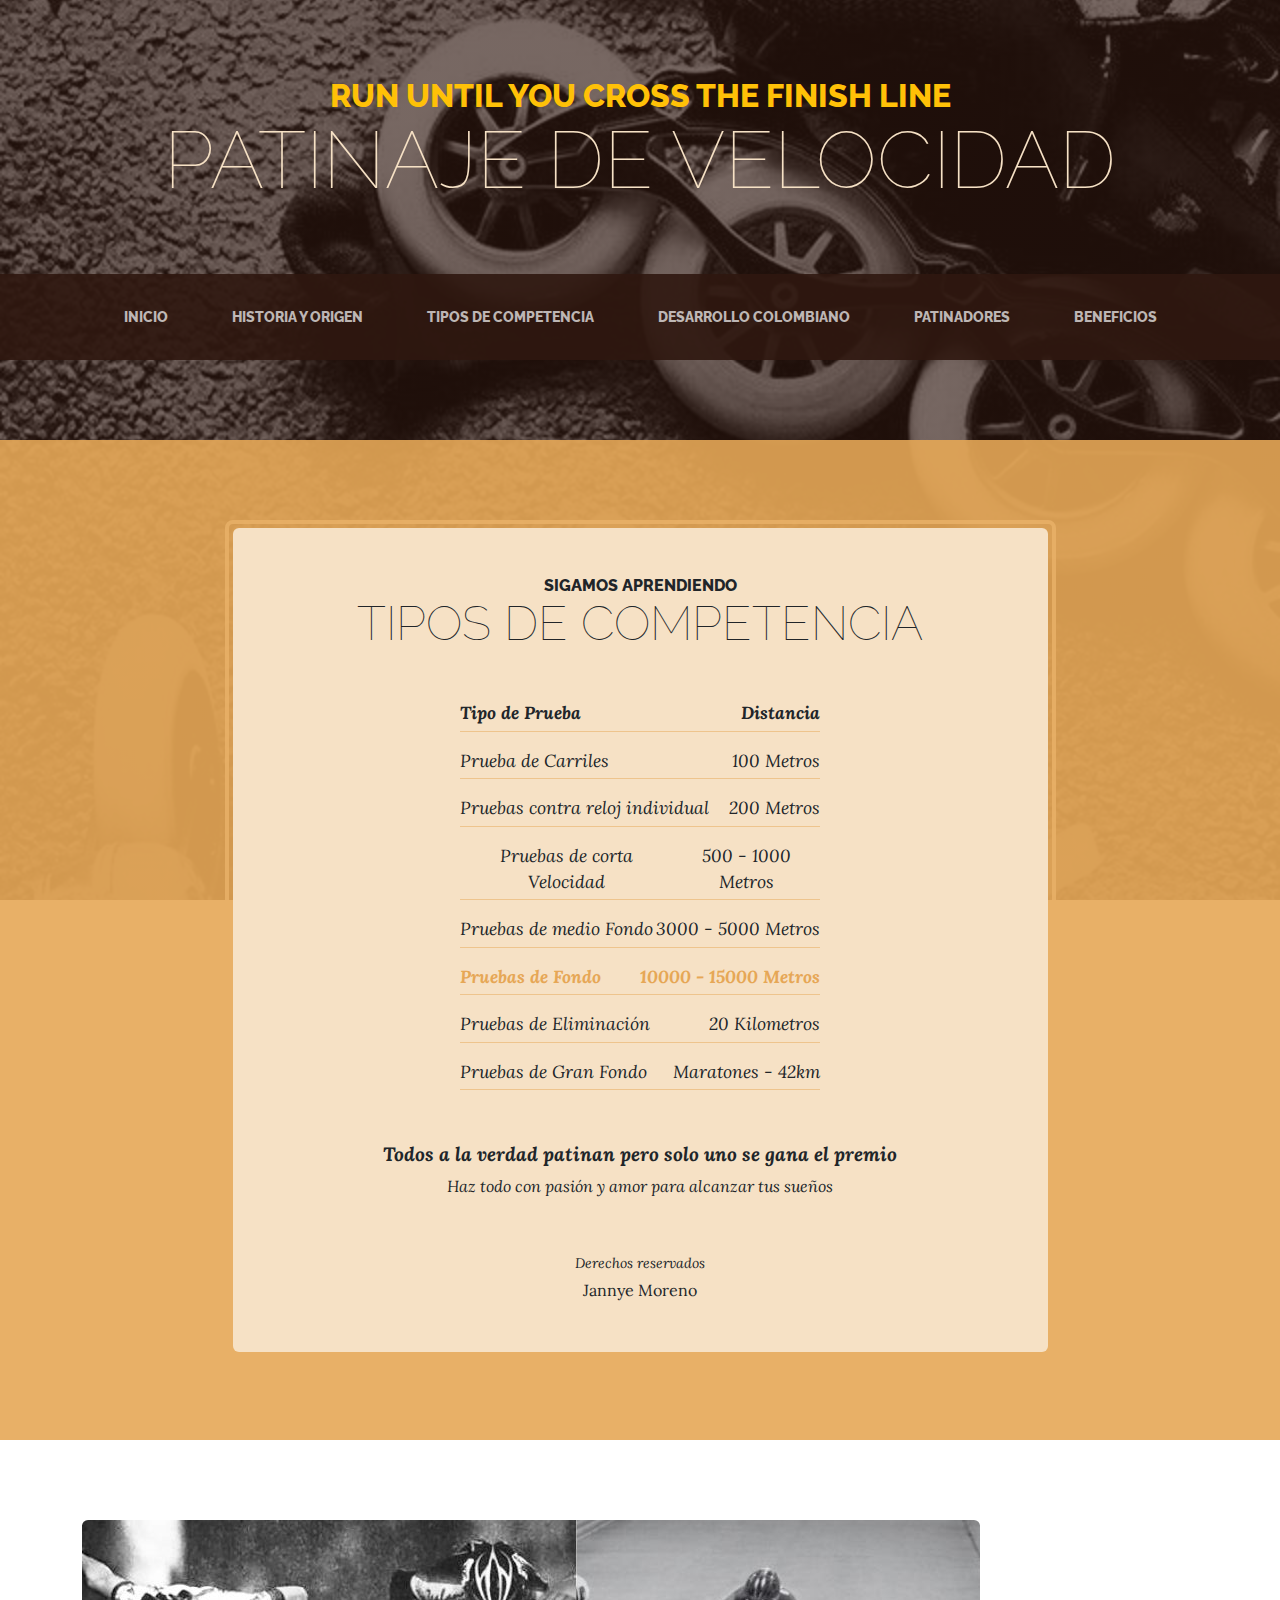
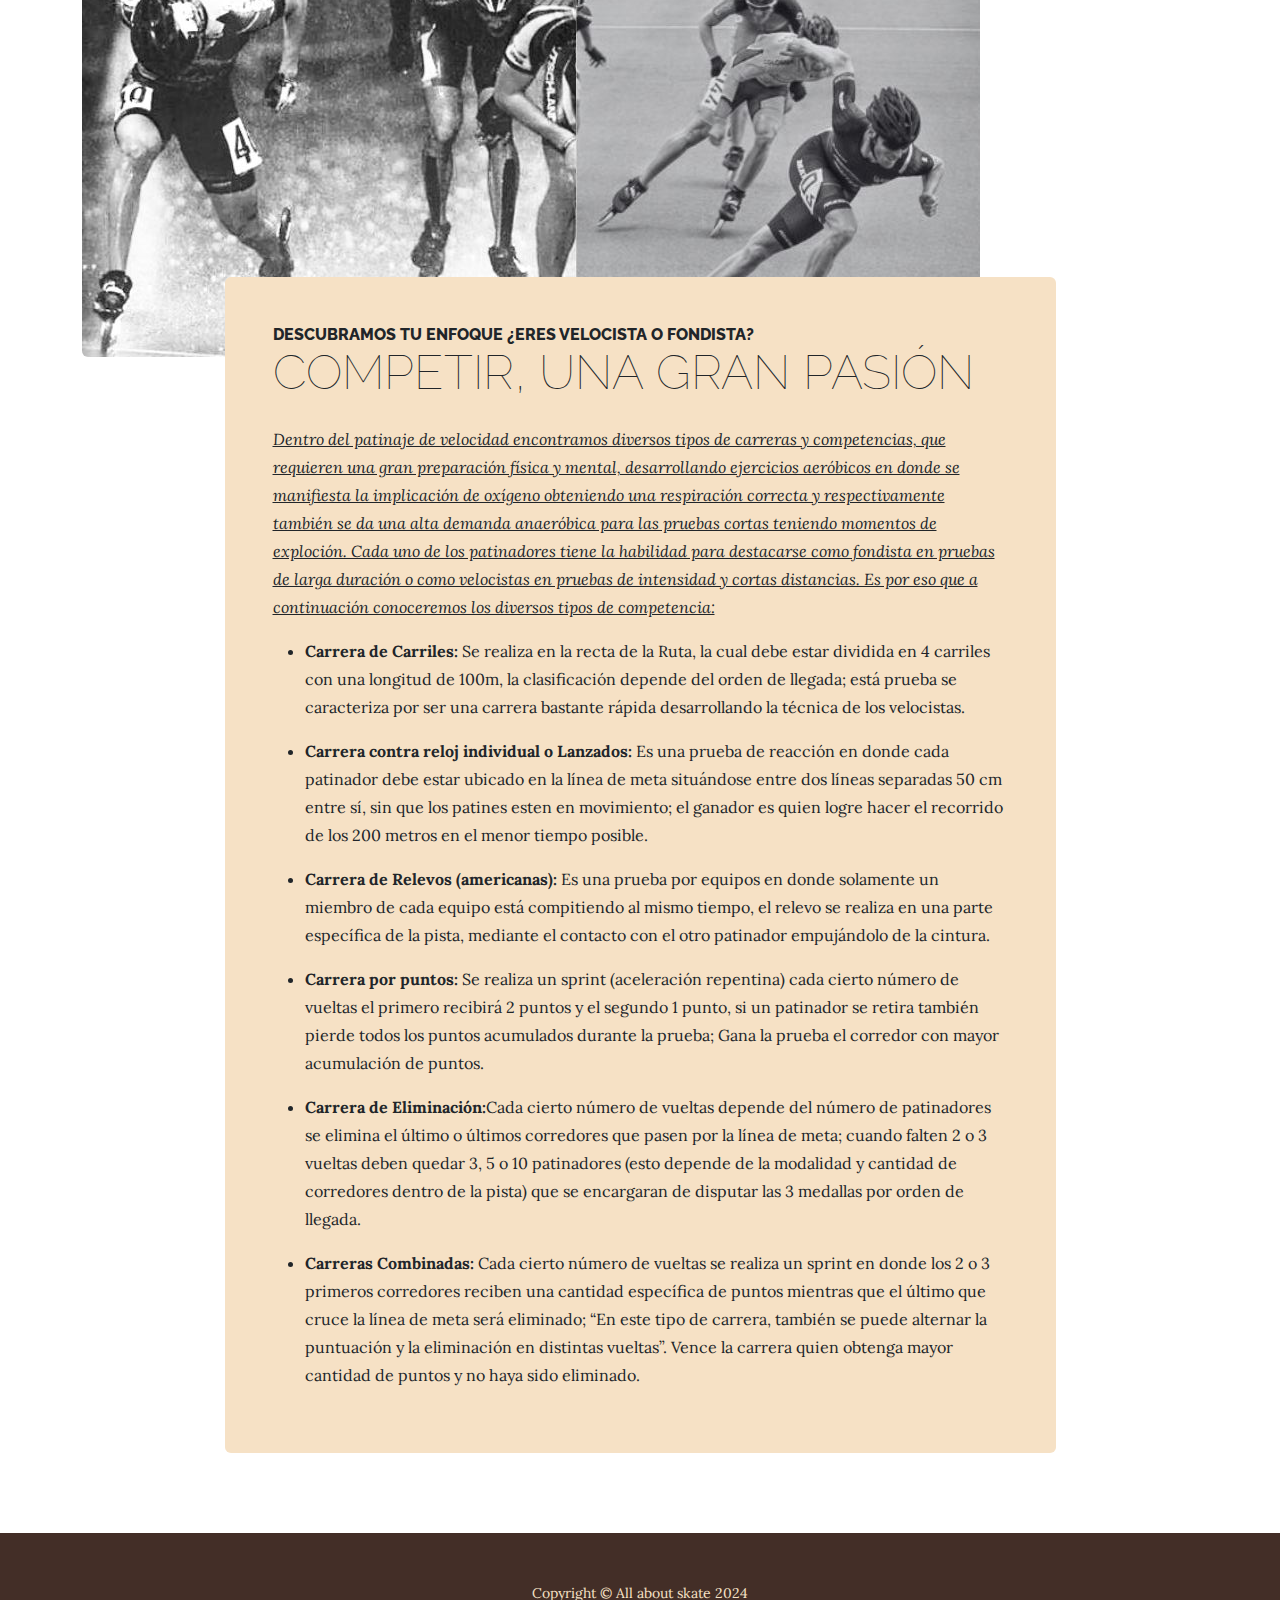
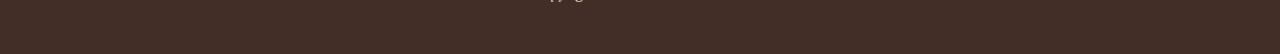
<file: store.html>
<!DOCTYPE html>
<html lang="en">
    <head>
        <meta charset="utf-8" />
        <meta name="viewport" content="width=device-width, initial-scale=1, shrink-to-fit=no" />
        <meta name="description" content="" />
        <meta name="author" content="" />
        <title>All about skate</title>
        <link rel="icon" type="image/x-icon" href="assets/favicon.ico" />
        <!-- Google fonts-->
        <link href="https://fonts.googleapis.com/css?family=Raleway:100,100i,200,200i,300,300i,400,400i,500,500i,600,600i,700,700i,800,800i,900,900i" rel="stylesheet" />
        <link href="https://fonts.googleapis.com/css?family=Lora:400,400i,700,700i" rel="stylesheet" />
        <!-- Core theme CSS (includes Bootstrap)-->
        <link href="css/styles.css" rel="stylesheet" />
    </head>
    <body>
        <header>
            <h1 class="site-heading text-center text-faded d-none d-lg-block">
                <span class="site-heading-upper text-primary mb-3">Run until you cross the finish line</span>
                <span class="site-heading-lower">Patinaje de Velocidad</span>
            </h1>
        </header>
        <!-- Navigation-->
        <nav class="navbar navbar-expand-lg navbar-dark py-lg-4" id="mainNav">
            <div class="container">
                <a class="navbar-brand text-uppercase fw-bold d-lg-none" href="index.html">Patinaje de Velocidad</a>
                <button class="navbar-toggler" type="button" data-bs-toggle="collapse" data-bs-target="#navbarSupportedContent" aria-controls="navbarSupportedContent" aria-expanded="false" aria-label="Toggle navigation"><span class="navbar-toggler-icon"></span></button>
                <div class="collapse navbar-collapse" id="navbarSupportedContent">
                    <ul class="navbar-nav mx-auto">
                        <li class="nav-item px-lg-4"><a class="nav-link text-uppercase" href="index.html">Inicio</a></li>
                        <li class="nav-item px-lg-4"><a class="nav-link text-uppercase" href="about.html">Historia y Origen</a></li>
                        <li class="nav-item px-lg-4"><a class="nav-link text-uppercase" href="store.html">Tipos de Competencia</a></li>
                        <li class="nav-item px-lg-4"><a class="nav-link text-uppercase" href="dates.html">Desarrollo Colombiano</a></li>
                        <li class="nav-item px-lg-4"><a class="nav-link text-uppercase" href="products.html">Patinadores</a></li>
                        <li class="nav-item px-lg-4"><a class="nav-link text-uppercase" href="Tips.html">Beneficios</a></li>
                    </ul>
                </div>
            </div>
        </nav>
        <section class="page-section cta">
            <div class="container">
                <div class="row">
                    <div class="col-xl-9 mx-auto">
                        <div class="cta-inner bg-faded text-center rounded">
                            <h2 class="section-heading mb-5">
                                <span class="section-heading-upper">Sigamos aprendiendo</span>
                                <span class="section-heading-lower">Tipos de Competencia</span>
                            </h2>
                            <ul class="list-unstyled list-hours mb-5 text-left mx-auto">
                                <li class="list-unstyled-item list-hours-item d-flex">
                                    <strong>Tipo de Prueba</strong>
                                    <span class="ms-auto">  <strong>Distancia</strong></span>
                                </li>
                                <li class="list-unstyled-item list-hours-item d-flex">
                                    Prueba de Carriles
                                    <span class="ms-auto">100 Metros</span>
                                </li>
                                <li class="list-unstyled-item list-hours-item d-flex">
                                    Pruebas contra reloj individual
                                    <span class="ms-auto">200 Metros</span>
                                </li>
                                <li class="list-unstyled-item list-hours-item d-flex">
                                    Pruebas de corta Velocidad
                                    <span class="ms-auto">500 - 1000 Metros</span>
                                </li>
                                <li class="list-unstyled-item list-hours-item d-flex">
                                    Pruebas de medio Fondo
                                    <span class="ms-auto">3000 - 5000 Metros</span>
                                </li>
                                <li class="list-unstyled-item list-hours-item d-flex">
                                    Pruebas de Fondo
                                    <span class="ms-auto">10000 - 15000 Metros</span>
                                </li>
                                <li class="list-unstyled-item list-hours-item d-flex">
                                    Pruebas de Eliminación
                                    <span class="ms-auto">20 Kilometros</span>
                                </li>
                                <li class="list-unstyled-item list-hours-item d-flex">
                                    Pruebas de Gran Fondo
                                    <span class="ms-auto">Maratones - 42km</span>
                                </li>
                            </ul>
                            <p class="address mb-5">
                                <em>
                                    <strong>Todos a la verdad patinan pero solo uno se gana el premio</strong>
                                    <br />
                                    Haz todo con pasión y amor para alcanzar tus sueños
                                </em>
                            </p>
                            <p class="mb-0">
                                <small><em>Derechos reservados</em></small>
                                <br />
                                Jannye Moreno
                            </p>
                        </div>
                    </div>
                </div>
            </div>
        </section>
        <section class="page-section about-heading">
            <div class="container">
                <img class="img-fluid rounded about-heading-img mb-3 mb-lg-0" src="assets/img/tips.jpg" alt="..." />
                <div class="about-heading-content">
                    <div class="row">
                        <div class="col-xl-9 col-lg-10 mx-auto">
                            <div class="bg-faded rounded p-5">
                                <h2 class="section-heading mb-4">
                                    <span class="section-heading-upper">Descubramos tu enfoque ¿eres velocista o fondista?
                                    </span>
                                    <span class="section-heading-lower">Competir, una gran pasión</span>
                                </h2>
                                <p><em><u>Dentro del patinaje de velocidad encontramos diversos tipos de carreras y competencias, que requieren una gran preparación física y mental, desarrollando ejercicios aeróbicos en donde se manifiesta la implicación de oxígeno obteniendo una respiración correcta y respectivamente también se da una alta demanda anaeróbica para las pruebas cortas teniendo momentos de exploción. Cada uno de los patinadores tiene la habilidad para destacarse como fondista en pruebas de larga duración o como velocistas en pruebas de intensidad y cortas distancias. Es por eso que a continuación conoceremos los diversos tipos de competencia:</em></u></p>
                                <ul>
                                <li><p><strong>Carrera de Carriles:</strong> Se realiza en la recta de la Ruta, la cual debe estar dividida en 4 carriles con una longitud de 100m, la clasificación depende del orden de llegada; está prueba se caracteriza por ser una carrera bastante rápida desarrollando la técnica de los velocistas.</p></li>

                                <li><p><strong>Carrera contra reloj individual o Lanzados:</strong> Es una prueba de reacción en donde cada patinador debe estar ubicado en la línea de meta situándose entre dos líneas separadas 50 cm entre sí, sin que los patines esten en movimiento; el ganador es quien logre hacer el recorrido de los 200 metros en el menor tiempo posible.</p></li>
                                    
                                <li><p><strong>Carrera de Relevos (americanas):</strong> Es una prueba por equipos en donde solamente un miembro de cada equipo está compitiendo al mismo tiempo, el relevo se realiza en una parte específica de la pista, mediante el contacto con el otro patinador empujándolo de la cintura.</p></li>
                                    
                                <li><p><strong>Carrera por puntos:</strong> Se realiza un sprint (aceleración repentina) cada cierto número de vueltas el primero recibirá 2 puntos y el segundo 1 punto, si un patinador se retira también pierde todos los puntos acumulados durante la prueba; Gana la prueba el corredor con mayor acumulación de puntos.</p></li>
                                    
                                <li><p><strong>Carrera de Eliminación:</strong>Cada cierto número de vueltas depende del número de patinadores se elimina el último o últimos corredores que pasen por la línea de meta; cuando falten 2 o 3 vueltas deben quedar 3, 5 o 10 patinadores (esto depende de la modalidad y cantidad de corredores dentro de la pista) que se encargaran de disputar las 3 medallas por orden de llegada.</p></li>
                
                                <li><p class="mb-0">
                                    <strong>Carreras Combinadas:</strong> Cada cierto número de vueltas se realiza un sprint en donde los 2 o 3 primeros corredores reciben una cantidad específica de puntos mientras que el último que cruce la línea de meta será eliminado; “En este tipo de carrera, también se puede alternar la puntuación y la eliminación en distintas vueltas”. Vence la carrera quien obtenga mayor cantidad de puntos y no haya sido eliminado.    
                                </p></li>
                                </ul>
                            </div>
                        </div>
                    </div>
                </div>
            </div>
        </section>
        <footer class="footer text-faded text-center py-5">
            <div class="container"><p class="m-0 small">Copyright &copy; All about skate 2024</p></div>
        </footer>
        <!-- Bootstrap core JS-->
        <script src="https://cdn.jsdelivr.net/npm/bootstrap@5.2.3/dist/js/bootstrap.bundle.min.js"></script>
        <!-- Core theme JS-->
        <script src="js/scripts.js"></script>
    </body>
</html>
</file>
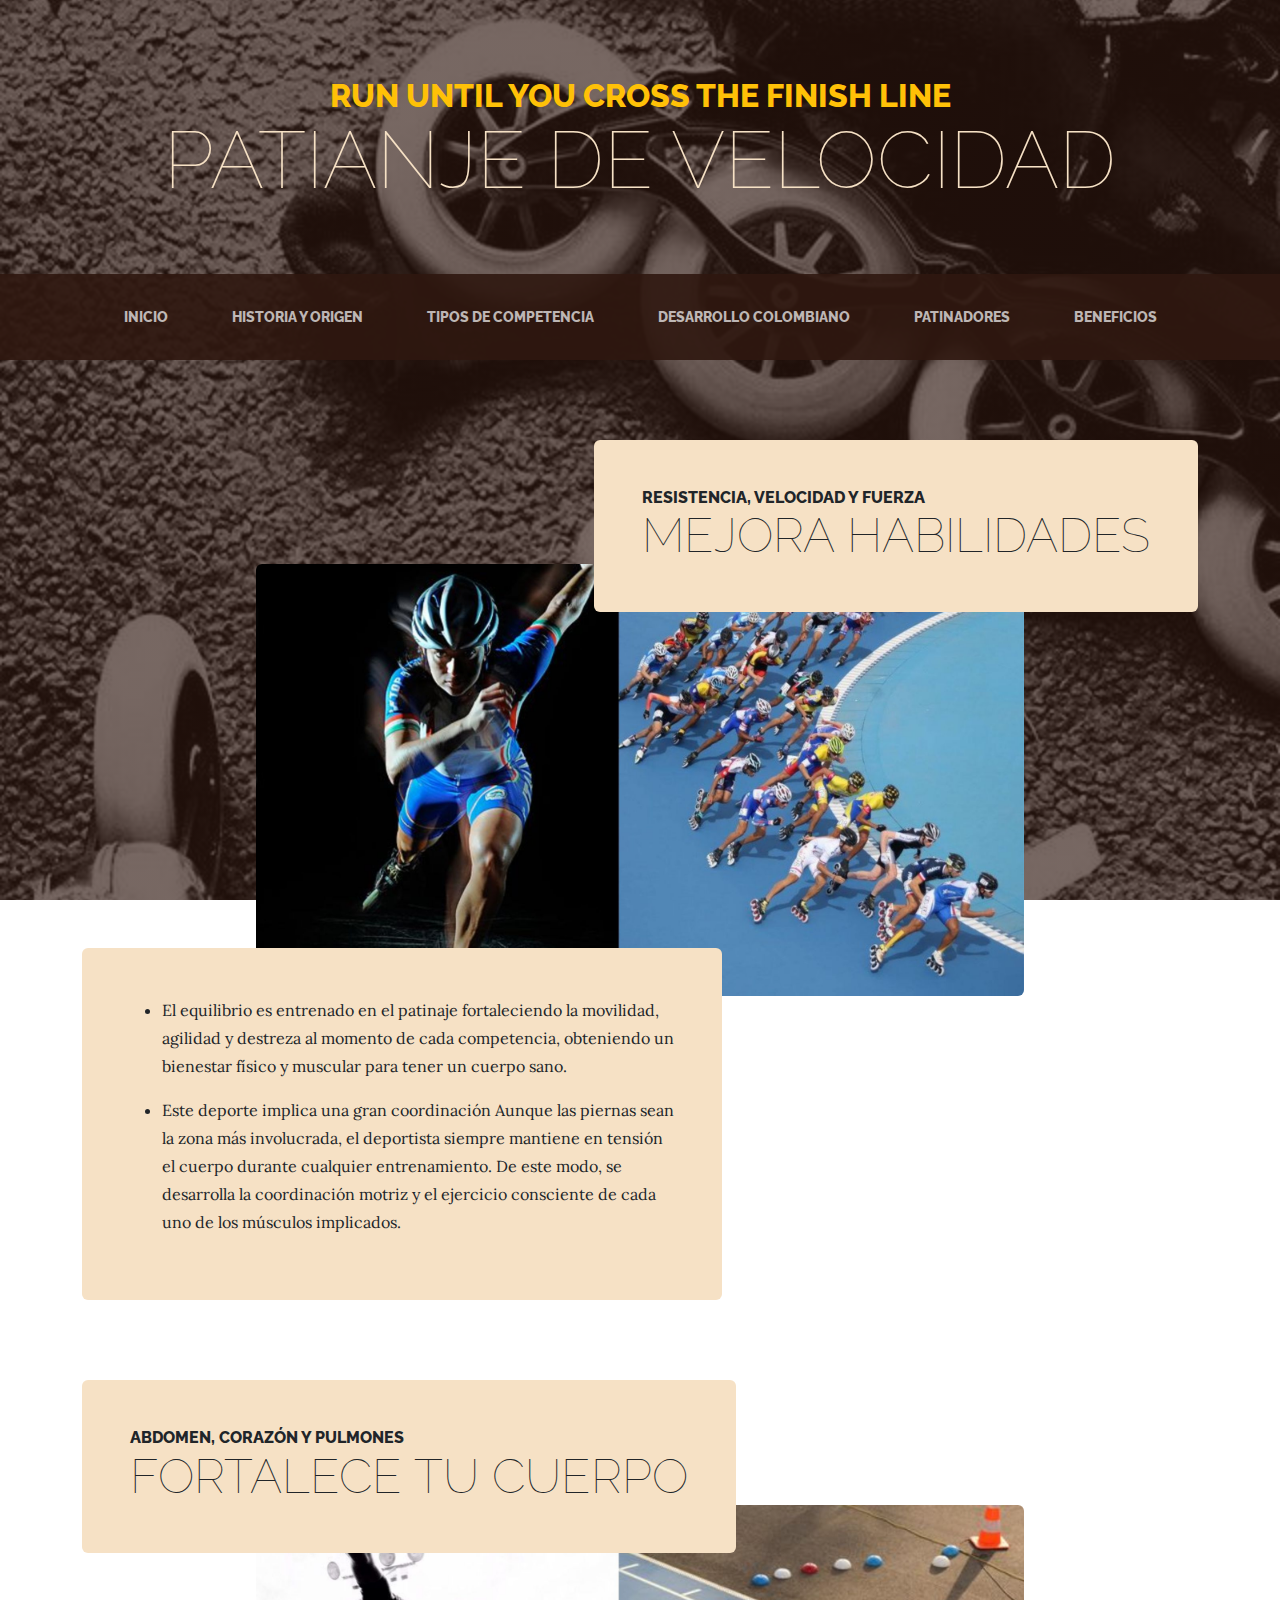
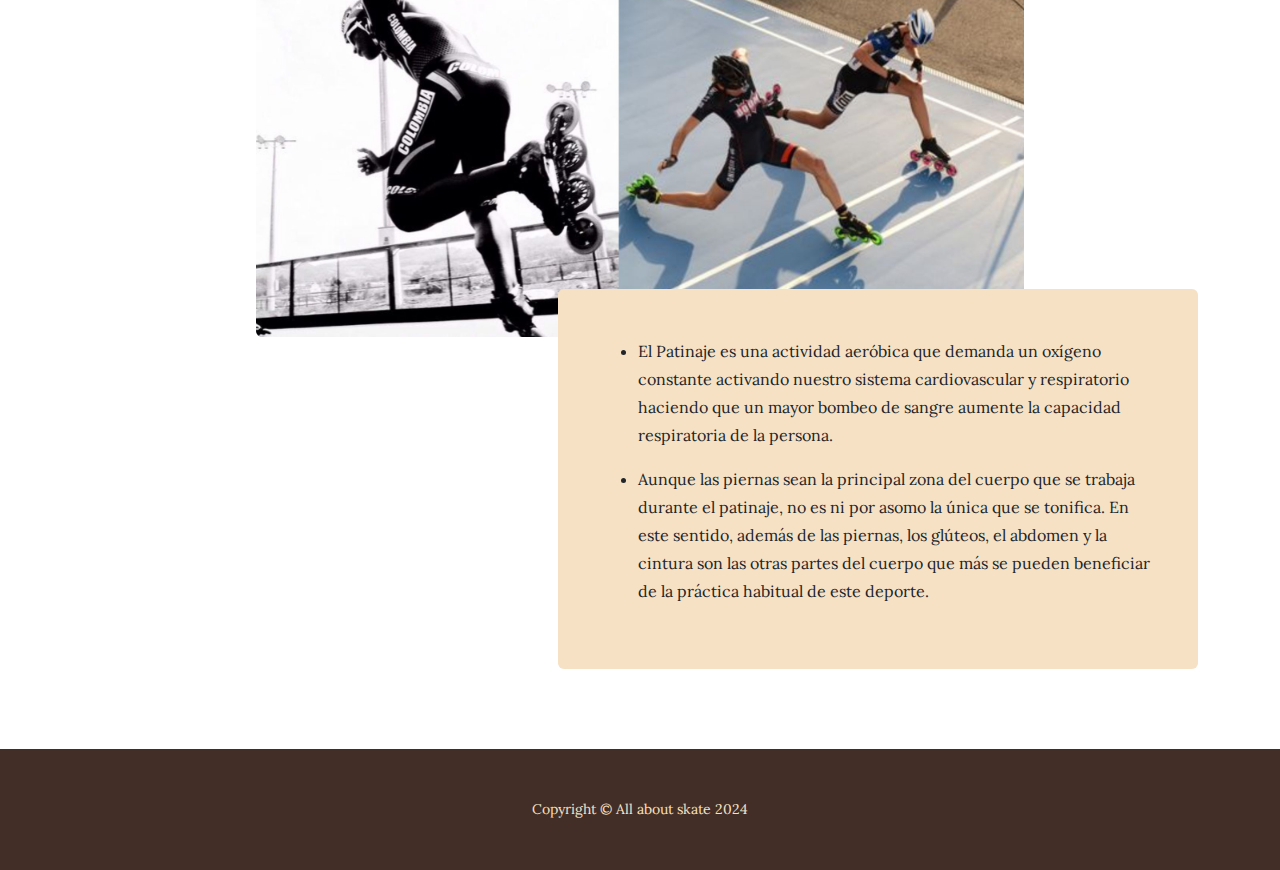
<file: Tips.html>
<!DOCTYPE html>
<html lang="en">
    <head>
        <meta charset="utf-8" />
        <meta name="viewport" content="width=device-width, initial-scale=1, shrink-to-fit=no" />
        <meta name="description" content="" />
        <meta name="author" content="" />
        <title>All about skate</title>
        <link rel="icon" type="image/x-icon" href="assets/favicon.ico" />
        <!-- Google fonts-->
        <link href="https://fonts.googleapis.com/css?family=Raleway:100,100i,200,200i,300,300i,400,400i,500,500i,600,600i,700,700i,800,800i,900,900i" rel="stylesheet" />
        <link href="https://fonts.googleapis.com/css?family=Lora:400,400i,700,700i" rel="stylesheet" />
        <!-- Core theme CSS (includes Bootstrap)-->
        <link href="css/styles.css" rel="stylesheet" />
    </head>
    <body>
        <header>
            <h1 class="site-heading text-center text-faded d-none d-lg-block">
                <span class="site-heading-upper text-primary mb-3">Run until you cross the finish line</span>
                <span class="site-heading-lower">Patianje de Velocidad</span>
            </h1>
        </header>
        <!-- Navigation-->
        <nav class="navbar navbar-expand-lg navbar-dark py-lg-4" id="mainNav">
            <div class="container">
                <a class="navbar-brand text-uppercase fw-bold d-lg-none" href="index.html">Patinaje de Velocidad</a>
                <button class="navbar-toggler" type="button" data-bs-toggle="collapse" data-bs-target="#navbarSupportedContent" aria-controls="navbarSupportedContent" aria-expanded="false" aria-label="Toggle navigation"><span class="navbar-toggler-icon"></span></button>
                <div class="collapse navbar-collapse" id="navbarSupportedContent">
                    <ul class="navbar-nav mx-auto">
                        <li class="nav-item px-lg-4"><a class="nav-link text-uppercase" href="index.html">Inicio</a></li>
                        <li class="nav-item px-lg-4"><a class="nav-link text-uppercase" href="about.html">Historia y Origen</a></li>
                        <li class="nav-item px-lg-4"><a class="nav-link text-uppercase" href="store.html">Tipos de Competencia</a></li>
                        <li class="nav-item px-lg-4"><a class="nav-link text-uppercase" href="dates.html">Desarrollo Colombiano</a></li>
                        <li class="nav-item px-lg-4"><a class="nav-link text-uppercase" href="products.html">Patinadores</a></li>
                        <li class="nav-item px-lg-4"><a class="nav-link text-uppercase" href="Tips.html">Beneficios</a></li>
                    </ul>
                </div>
            </div>
        </nav>
        <section class="page-section">
            <div class="container">
                <div class="product-item">
                    <div class="product-item-title d-flex">
                        <div class="bg-faded p-5 d-flex ms-auto rounded">
                            <h2 class="section-heading mb-0">
                                <span class="section-heading-upper">Resistencia, Velocidad y Fuerza</span>
                                <span class="section-heading-lower">Mejora habilidades</span>
                            </h2>
                        </div>
                    </div>
                    <img class="product-item-img mx-auto d-flex rounded img-fluid mb-3 mb-lg-0" src="assets/img/bene-01.jpg" alt="..." />
                    <div class="product-item-description d-flex me-auto">
                        
                        <div class="bg-faded p-5 rounded">
                            <ul>
                            <li><p>El equilibrio es entrenado en el patinaje fortaleciendo la movilidad, agilidad y destreza al momento de cada competencia, obteniendo un bienestar físico y muscular para tener un cuerpo sano. </p></li>
                            
                            <li><p>Este deporte implica una gran coordinación Aunque las piernas sean la zona más involucrada, el deportista siempre mantiene en tensión el cuerpo durante cualquier entrenamiento. De este modo, se desarrolla la coordinación motriz y el ejercicio consciente de cada uno de los músculos implicados. </p></li>
                            </ul>
                        </div>
                </div>
                </div>
            </div>
        </section>
        <section class="page-section">
            <div class="container">
                <div class="product-item">
                    <div class="product-item-title d-flex">
                        <div class="bg-faded p-5 d-flex me-auto rounded">
                            <h2 class="section-heading mb-0">
                                <span class="section-heading-upper">Abdomen, corazón y pulmones</span>
                                <span class="section-heading-lower">Fortalece tu cuerpo</span>
                            </h2>
                        </div>
                    </div>
                    <img class="product-item-img mx-auto d-flex rounded img-fluid mb-3 mb-lg-0" src="assets/img/benef-02.jpg" alt="..." />
                    <div class="product-item-description d-flex ms-auto">
                        <div class="bg-faded p-5 rounded">
                        <ul>
                        <li><p>El Patinaje es una actividad aeróbica que demanda un oxígeno constante activando nuestro sistema cardiovascular y respiratorio haciendo que un mayor bombeo de sangre aumente la capacidad respiratoria de la persona. </p></li>
                        <li><p>Aunque las piernas sean la principal zona del cuerpo que se trabaja durante el patinaje, no es ni por asomo la única que se tonifica. En este sentido, además de las piernas, los glúteos, el abdomen y la cintura son las otras partes del cuerpo que más se pueden beneficiar de la práctica habitual de este deporte. </p></li>      
                        </ul>
                    </div>
                </div>
            </div>
        </section>
        
        <footer class="footer text-faded text-center py-5">
            <div class="container"><p class="m-0 small">Copyright &copy; All about skate 2024</p></div>
        </footer>
        <!-- Bootstrap core JS-->
        <script src="https://cdn.jsdelivr.net/npm/bootstrap@5.2.3/dist/js/bootstrap.bundle.min.js"></script>
        <!-- Core theme JS-->
        <script src="js/scripts.js"></script>
    </body>
</html>
</file>
